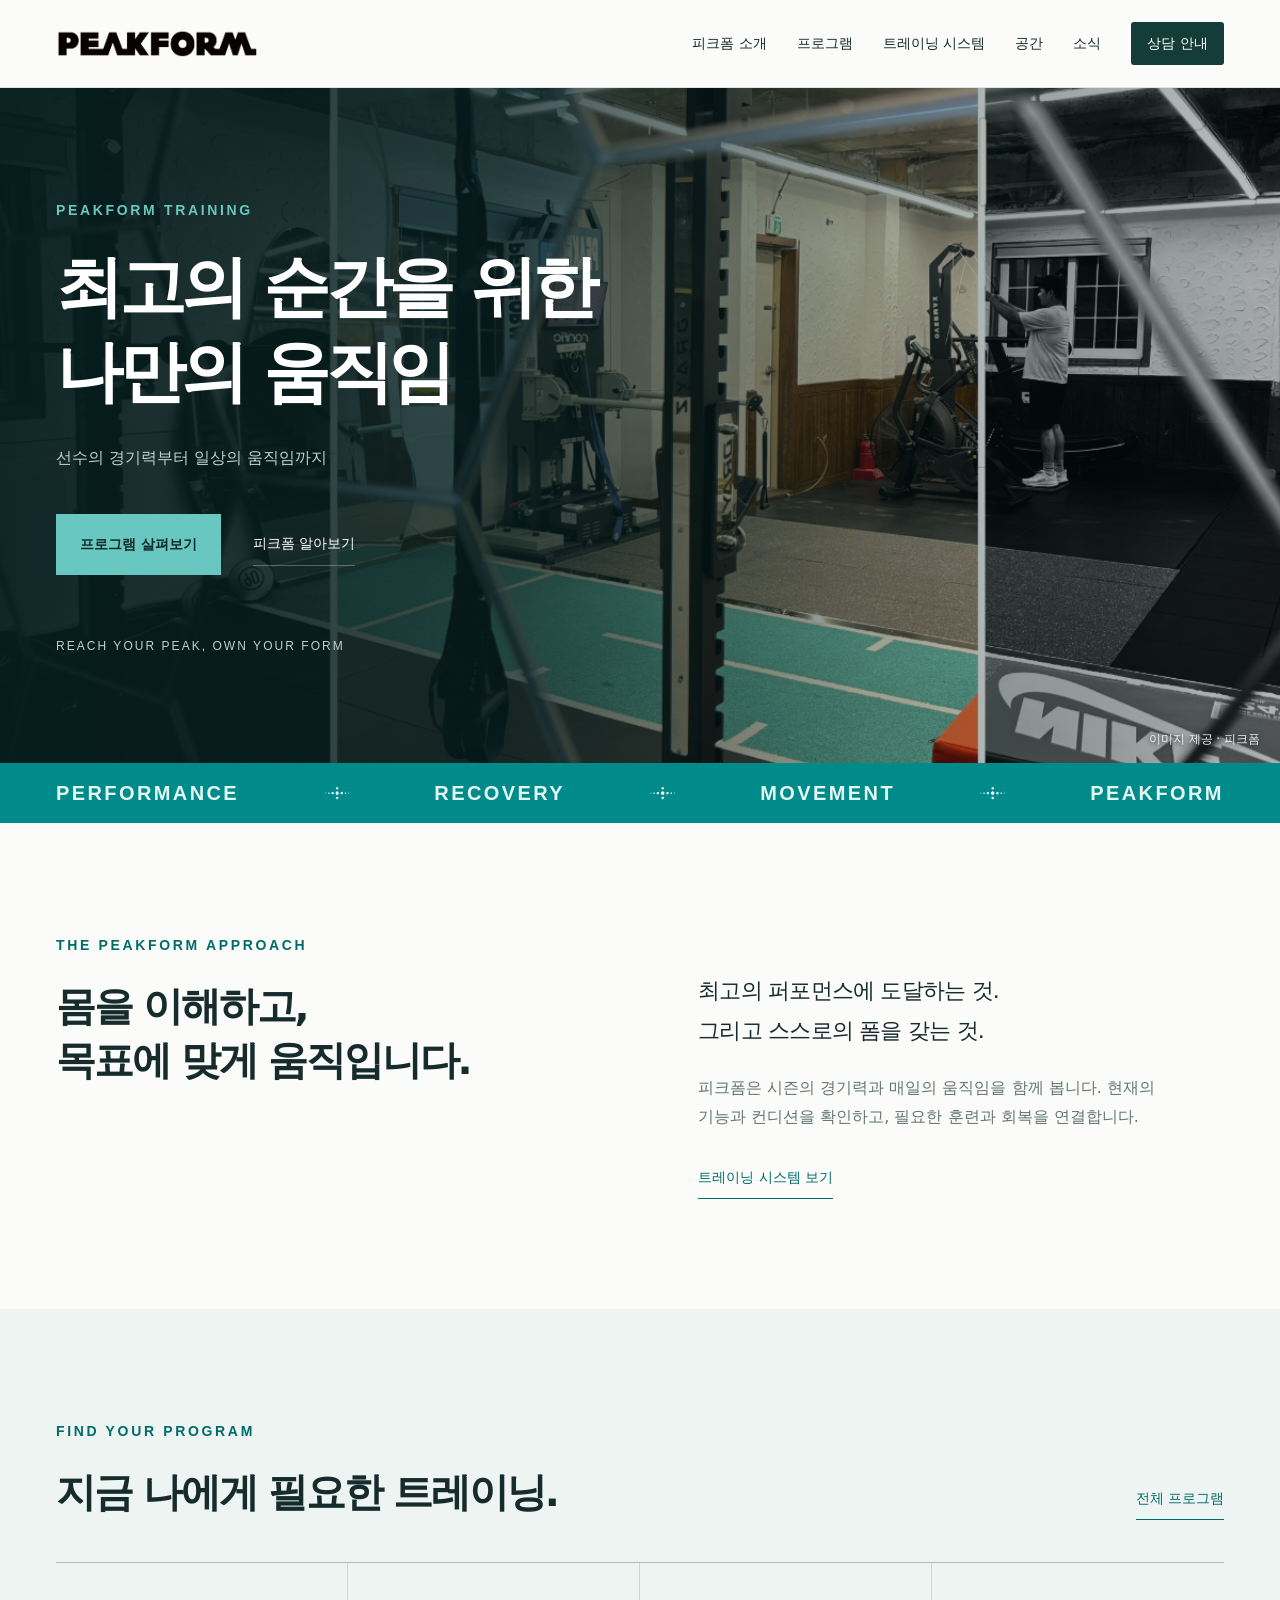
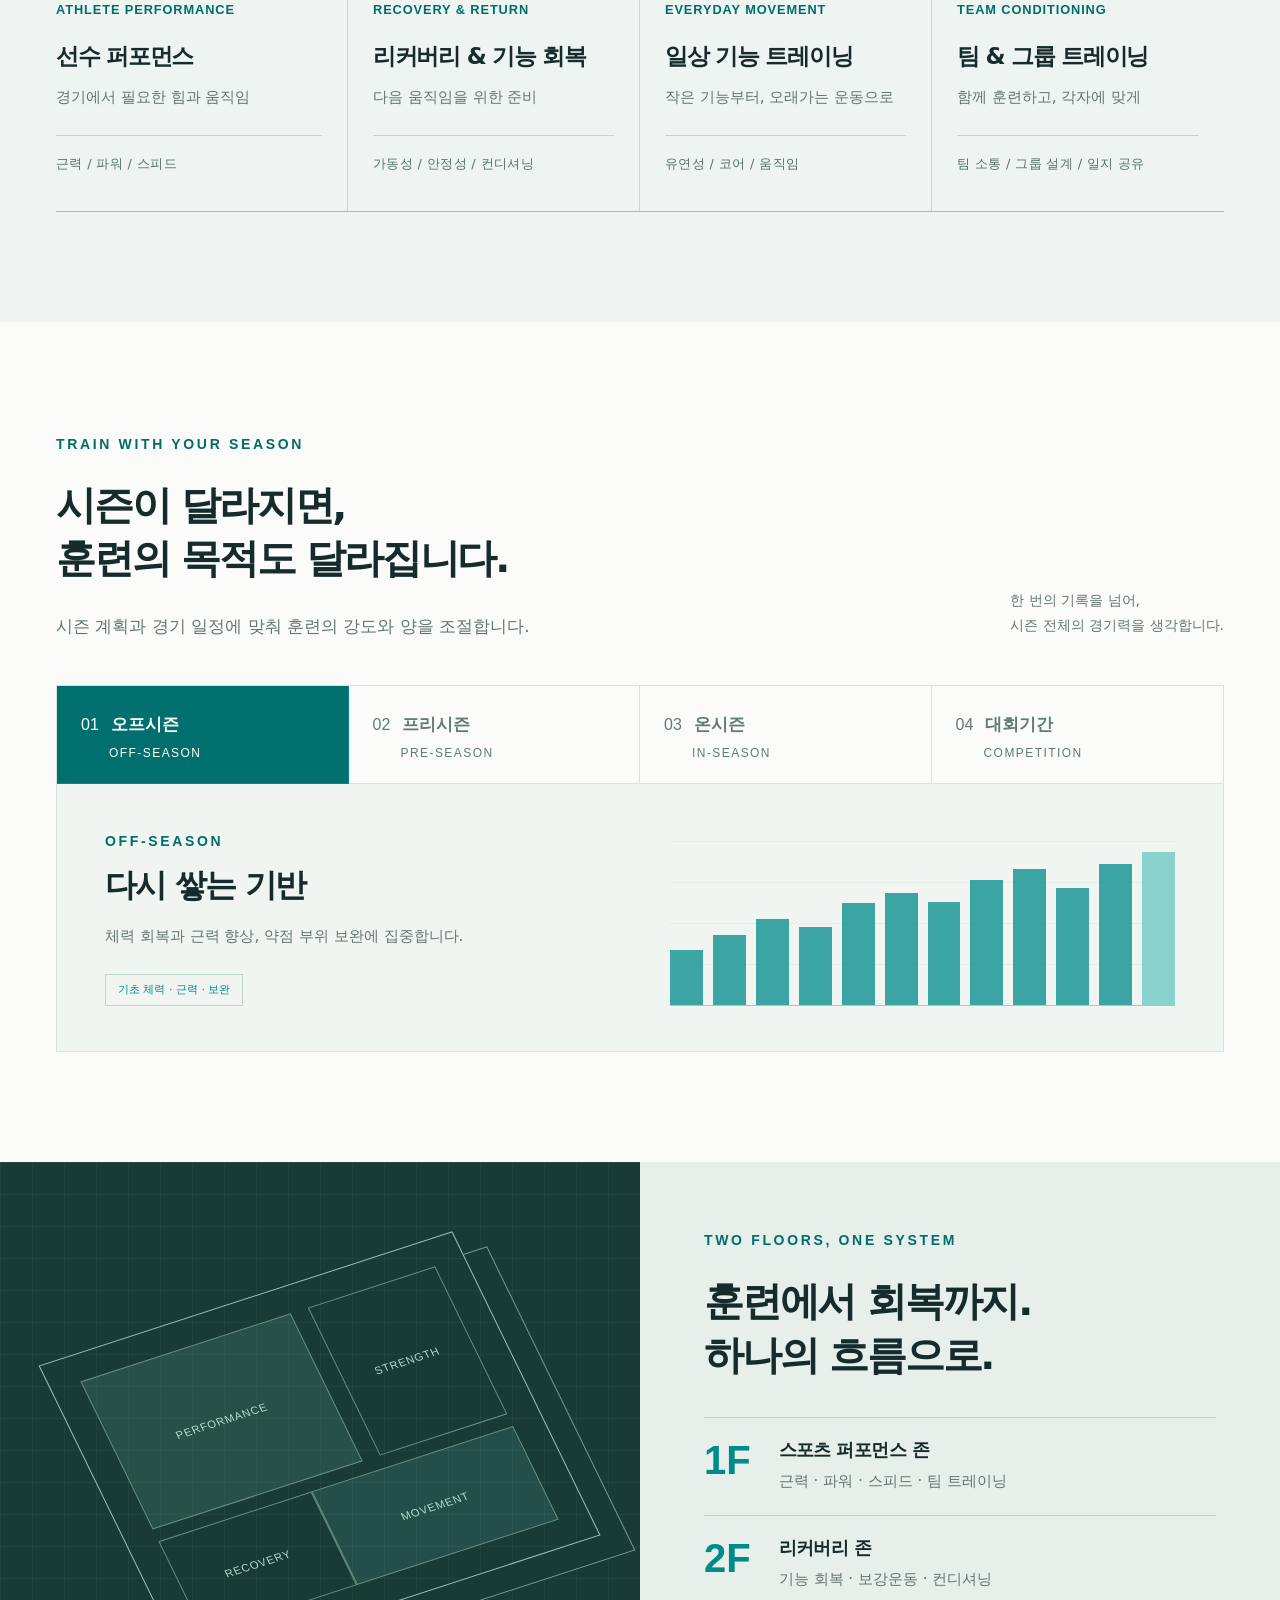
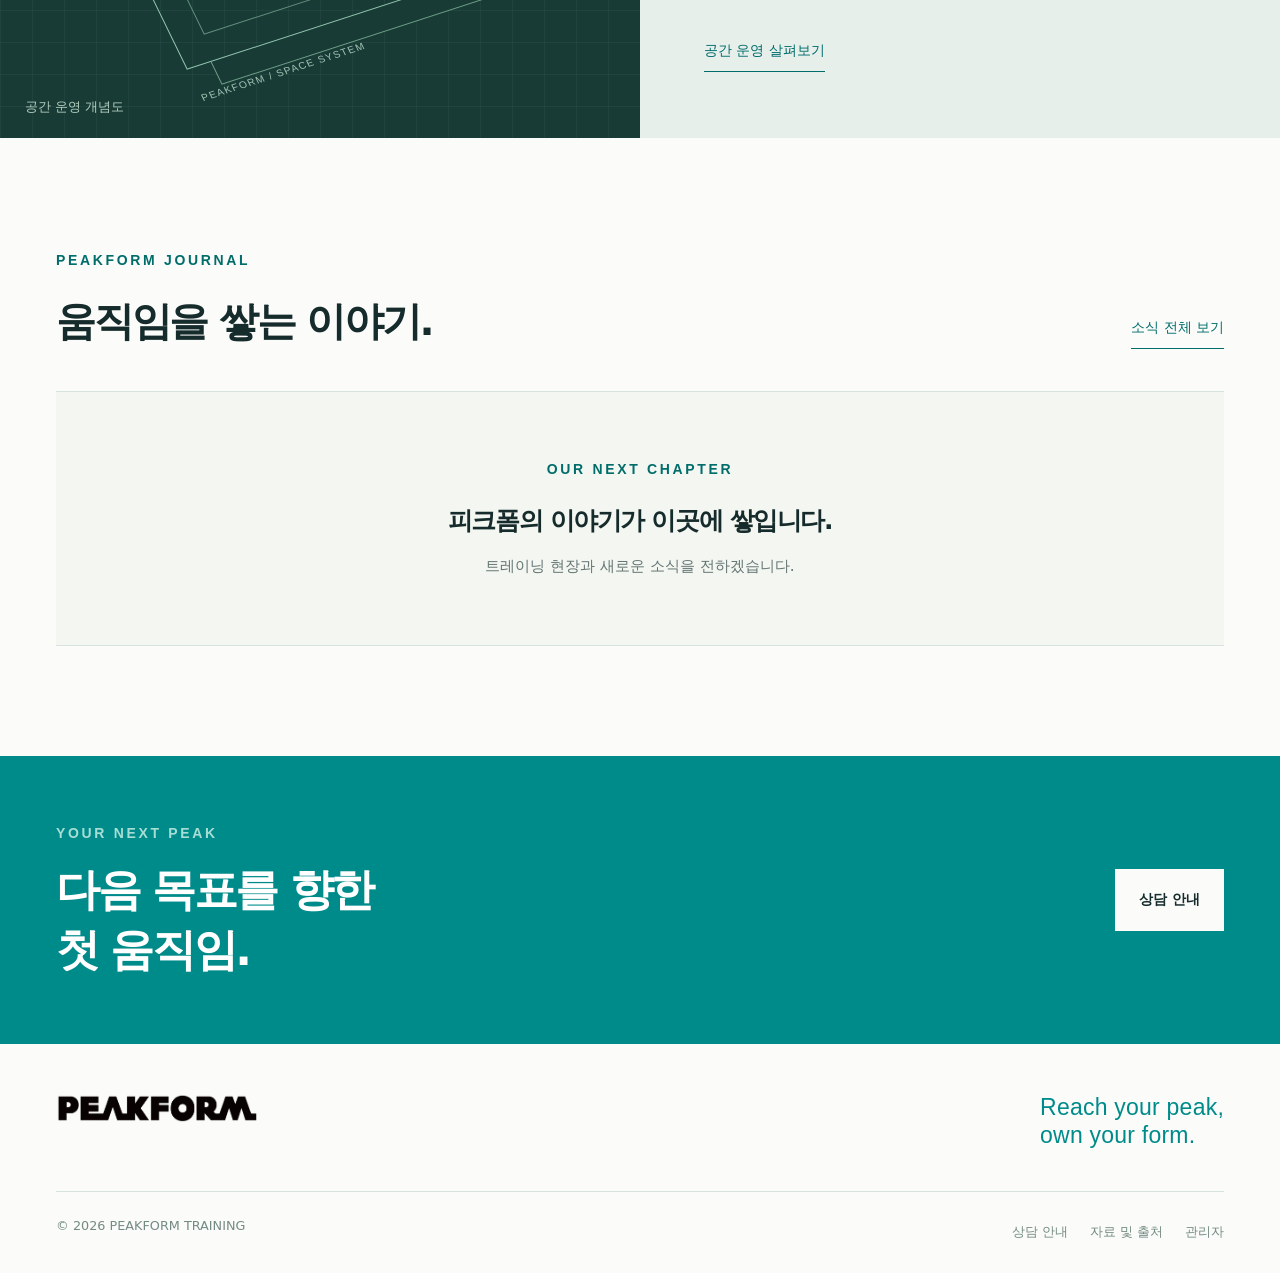
<file: index.html>
<!doctype html><html lang="ko"><head><meta charset="utf-8"><meta name="viewport" content="width=device-width,initial-scale=1"><title>홈 | 피크폼 트레이닝</title><meta name="description" content="선수의 경기력부터 일상의 움직임까지."><meta name="theme-color" content="#008B8B"><meta property="og:title" content="홈 | PEAKFORM"><meta property="og:description" content="선수의 경기력부터 일상의 움직임까지."><meta property="og:type" content="website"><link rel="icon" href="./assets/mark.png"><link rel="stylesheet" href="./styles.css"><script src="./content-config.js" defer></script><script src="./script.js" defer></script></head><body data-root="./"><a class="skip-link" href="#main">본문 바로가기</a><header class="site-header"><div class="shell nav-shell"><a class="logo" href="./index.html" aria-label="피크폼 홈"><img src="./assets/wordmark.png" alt="PEAKFORM" width="1820" height="250"></a><button class="menu-toggle" aria-expanded="false" aria-controls="main-nav" aria-label="메뉴 열기"><span></span><span></span></button><nav id="main-nav" aria-label="주 메뉴"><a href="./about.html">피크폼 소개</a><a href="./programs.html">프로그램</a><a href="./system.html">트레이닝 시스템</a><a href="./space.html">공간</a><a href="./news/">소식</a><a href="./contact.html">상담 안내</a></nav></div></header><main id="main"><section class="hero"><img class="hero-image" src="./assets/peakform-hero.jpg" alt="" width="1200" height="1800" fetchpriority="high"><div class="hero-shade"></div><div class="shell hero-content"><p class="eyebrow">PEAKFORM TRAINING</p><h1 data-setting="heroTitle">최고의 순간을 위한,<br>나만의 움직임.</h1><p class="hero-desc" data-setting="heroDescription">선수의 경기력부터 일상의 움직임까지.<br>시즌과 몸의 상태를 함께 살피는 피크폼 트레이닝 시스템.</p><div class="hero-actions"><a class="button mint" href="./programs.html">프로그램 살펴보기</a><a class="text-link" href="./about.html">피크폼 알아보기</a></div><div class="hero-bottom"><span>REACH YOUR PEAK, OWN YOUR FORM</span></div></div><span class="image-credit">이미지 제공 · 피크폼</span></section><div class="discipline-strip"><div class="shell"><span>PERFORMANCE</span><img src="./assets/mark.png" alt="" width="32" height="17"><span>RECOVERY</span><img src="./assets/mark.png" alt="" width="32" height="17"><span>MOVEMENT</span><img src="./assets/mark.png" alt="" width="32" height="17"><span>PEAKFORM</span></div></div><section class="section shell approach" id="approach"><div><div class="section-heading"><p class="eyebrow">THE PEAKFORM APPROACH</p><h2>몸을 이해하고,<br>목표에 맞게 움직입니다.</h2></div></div><div class="approach-copy"><p>최고의 퍼포먼스에 도달하는 것.<br>그리고 스스로의 폼을 갖는 것.</p><p>피크폼은 시즌의 경기력과 매일의 움직임을 함께 봅니다. 현재의 기능과 컨디션을 확인하고, 필요한 훈련과 회복을 연결합니다.</p><a class="text-link dark" href="./system.html">트레이닝 시스템 보기</a></div></section><section class="section program-section"><div class="shell"><div class="section-title-row"><div class="section-heading"><p class="eyebrow">FIND YOUR PROGRAM</p><h2>지금 나에게 필요한 트레이닝.</h2></div><a class="text-link dark" href="./programs.html">전체 프로그램</a></div><div class="program-grid"><a class="program-card" href="./programs.html#01"><p class="eyebrow">ATHLETE PERFORMANCE</p><h3>선수 퍼포먼스</h3><p>경기에서 필요한 힘과 움직임</p><div class="card-tags">근력 / 파워 / 스피드</div></a><a class="program-card" href="./programs.html#02"><p class="eyebrow">RECOVERY & RETURN</p><h3>리커버리 & 기능 회복</h3><p>다음 움직임을 위한 준비</p><div class="card-tags">가동성 / 안정성 / 컨디셔닝</div></a><a class="program-card" href="./programs.html#03"><p class="eyebrow">EVERYDAY MOVEMENT</p><h3>일상 기능 트레이닝</h3><p>작은 기능부터, 오래가는 운동으로</p><div class="card-tags">유연성 / 코어 / 움직임</div></a><a class="program-card" href="./programs.html#04"><p class="eyebrow">TEAM CONDITIONING</p><h3>팀 & 그룹 트레이닝</h3><p>함께 훈련하고, 각자에 맞게</p><div class="card-tags">팀 소통 / 그룹 설계 / 일지 공유</div></a></div></div></section><section class="section shell"><div class="section-title-row"><div class="section-heading"><p class="eyebrow">TRAIN WITH YOUR SEASON</p><h2>시즌이 달라지면,<br>훈련의 목적도 달라집니다.</h2><p class="intro">시즌 계획과 경기 일정에 맞춰 훈련의 강도와 양을 조절합니다.</p></div><p class="side-note">한 번의 기록을 넘어,<br>시즌 전체의 경기력을 생각합니다.</p></div><div class="season-widget"><div class="season-tabs" role="tablist" aria-label="시즌별 훈련"><button role="tab" id="season-tab-0" aria-selected="true" aria-controls="season-panel" data-season="0" tabindex="0"><span>01</span>오프시즌<small>OFF-SEASON</small></button><button role="tab" id="season-tab-1" aria-selected="false" aria-controls="season-panel" data-season="1" tabindex="-1"><span>02</span>프리시즌<small>PRE-SEASON</small></button><button role="tab" id="season-tab-2" aria-selected="false" aria-controls="season-panel" data-season="2" tabindex="-1"><span>03</span>온시즌<small>IN-SEASON</small></button><button role="tab" id="season-tab-3" aria-selected="false" aria-controls="season-panel" data-season="3" tabindex="-1"><span>04</span>대회기간<small>COMPETITION</small></button></div><div class="season-panel" id="season-panel" role="tabpanel" tabindex="0" aria-labelledby="season-tab-0"><div><p class="eyebrow" id="season-en">OFF-SEASON</p><h3 id="season-title">다시 쌓는 기반</h3><p id="season-desc">체력 회복과 근력 향상, 약점 부위 보완에 집중합니다.</p><span class="pill" id="season-tags">기초 체력 · 근력 · 보완</span></div><div class="season-visual" aria-hidden="true"><span></span><span></span><span></span><span></span><span></span><span></span><span></span><span></span><span></span><span></span><span></span><span></span></div></div></div></section><section class="space-preview"><div class="space-art"><div class="floor-drawing" aria-hidden="true"><span class="zone a">PERFORMANCE</span><span class="zone b">STRENGTH</span><span class="zone c">RECOVERY</span><span class="zone d">MOVEMENT</span><span class="drawing-axis">PEAKFORM / SPACE SYSTEM</span></div><span class="art-caption">공간 운영 개념도</span></div><div class="space-copy"><div class="section-heading"><p class="eyebrow">TWO FLOORS, ONE SYSTEM</p><h2>훈련에서 회복까지.<br>하나의 흐름으로.</h2></div><div class="floor-row"><strong>1F</strong><div><h3>스포츠 퍼포먼스 존</h3><p>근력 · 파워 · 스피드 · 팀 트레이닝</p></div></div><div class="floor-row"><strong>2F</strong><div><h3>리커버리 존</h3><p>기능 회복 · 보강운동 · 컨디셔닝</p></div></div><a class="text-link dark" href="./space.html">공간 운영 살펴보기</a></div></section><section class="section shell coach-section" data-coach hidden></section><section class="section shell"><div class="section-title-row"><div class="section-heading"><p class="eyebrow">PEAKFORM JOURNAL</p><h2>움직임을 쌓는 이야기.</h2></div><a class="text-link dark" href="./news/">소식 전체 보기</a></div><div data-feed data-limit="3" class="journal-grid"><div class="journal-empty"><p class="eyebrow">OUR NEXT CHAPTER</p><h3>피크폼의 이야기가 이곳에 쌓입니다.</h3><p>트레이닝 현장과 새로운 소식을 전하겠습니다.</p></div></div></section></main><section class="bottom-cta"><div class="shell"><div><p class="eyebrow">YOUR NEXT PEAK</p><h2>다음 목표를 향한<br>첫 움직임.</h2></div><a class="button light" href="./contact.html">상담 안내</a></div></section><footer class="site-footer shell"><div class="footer-top"><a class="logo" href="./index.html"><img src="./assets/wordmark.png" alt="PEAKFORM" width="1820" height="250" loading="lazy"></a><p>Reach your peak,<br>own your form.</p></div><div class="footer-bottom"><span>© <span data-year>2026</span> PEAKFORM TRAINING</span><div><a href="./contact.html">상담 안내</a><a href="./sources.html">자료 및 출처</a><a href="./admin/">관리자</a></div></div></footer><dialog id="image-dialog"><button type="button" aria-label="이미지 닫기">닫기 ×</button><img alt=""></dialog></body></html>
</file>
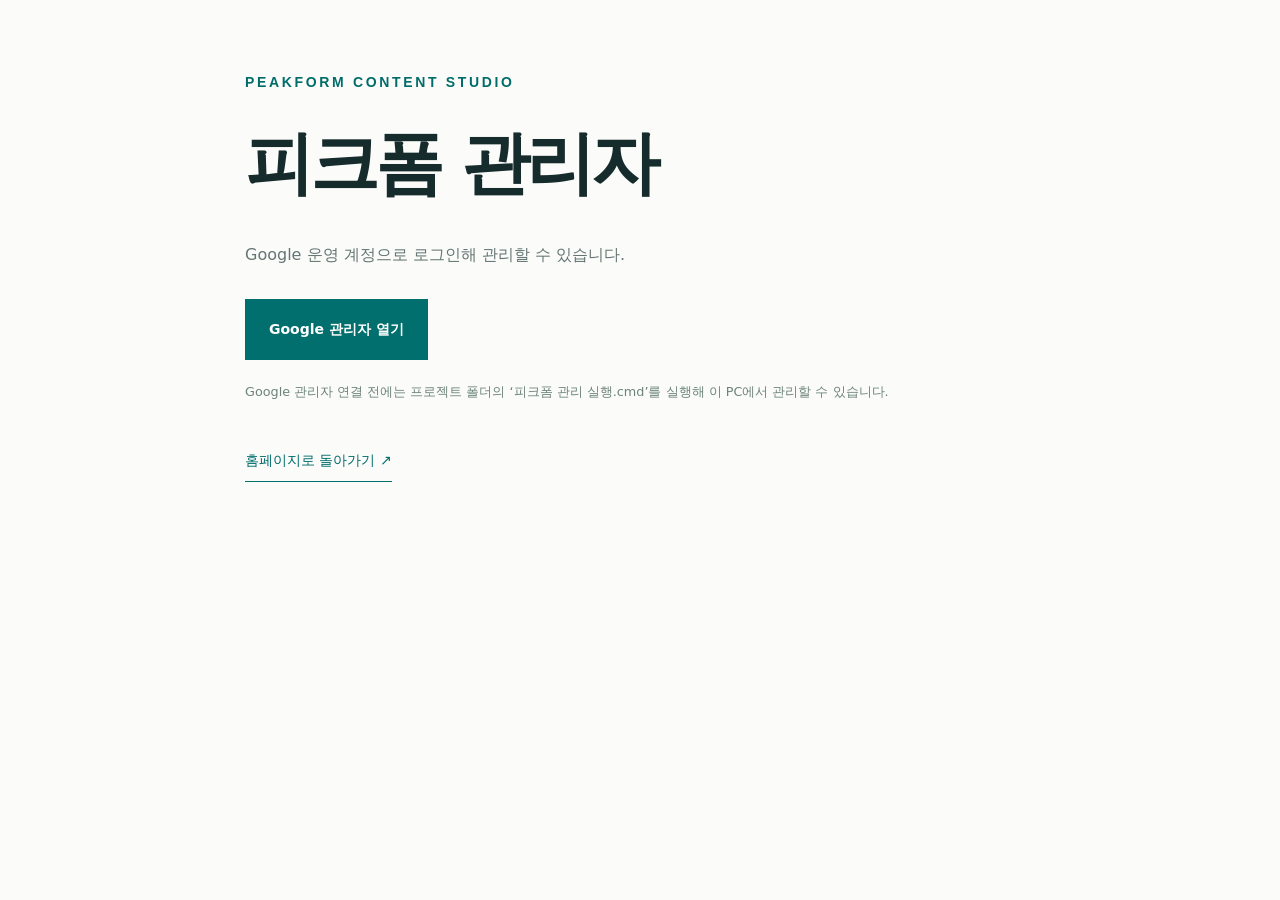
<file: admin/index.html>
<!doctype html><html lang="ko"><head><meta charset="utf-8"><meta name="viewport" content="width=device-width,initial-scale=1"><meta name="robots" content="noindex,nofollow"><title>피크폼 관리자</title><link rel="stylesheet" href="../styles.css"><script src="admin-config.js" defer></script><script src="admin.js" defer></script></head><body><main class="article-shell"><p class="eyebrow">PEAKFORM CONTENT STUDIO</p><h1>피크폼 관리자</h1><p style="margin-top:30px" id="admin-status">관리자 연결을 확인하고 있습니다.</p><div id="admin-link" style="margin-top:30px"></div><p class="fine-print">Google 관리자 연결 전에는 프로젝트 폴더의 ‘피크폼 관리 실행.cmd’를 실행해 이 PC에서 관리할 수 있습니다.</p><p style="margin-top:35px"><a class="text-link dark" href="../index.html">홈페이지로 돌아가기 ↗</a></p></main></body></html>
</file>
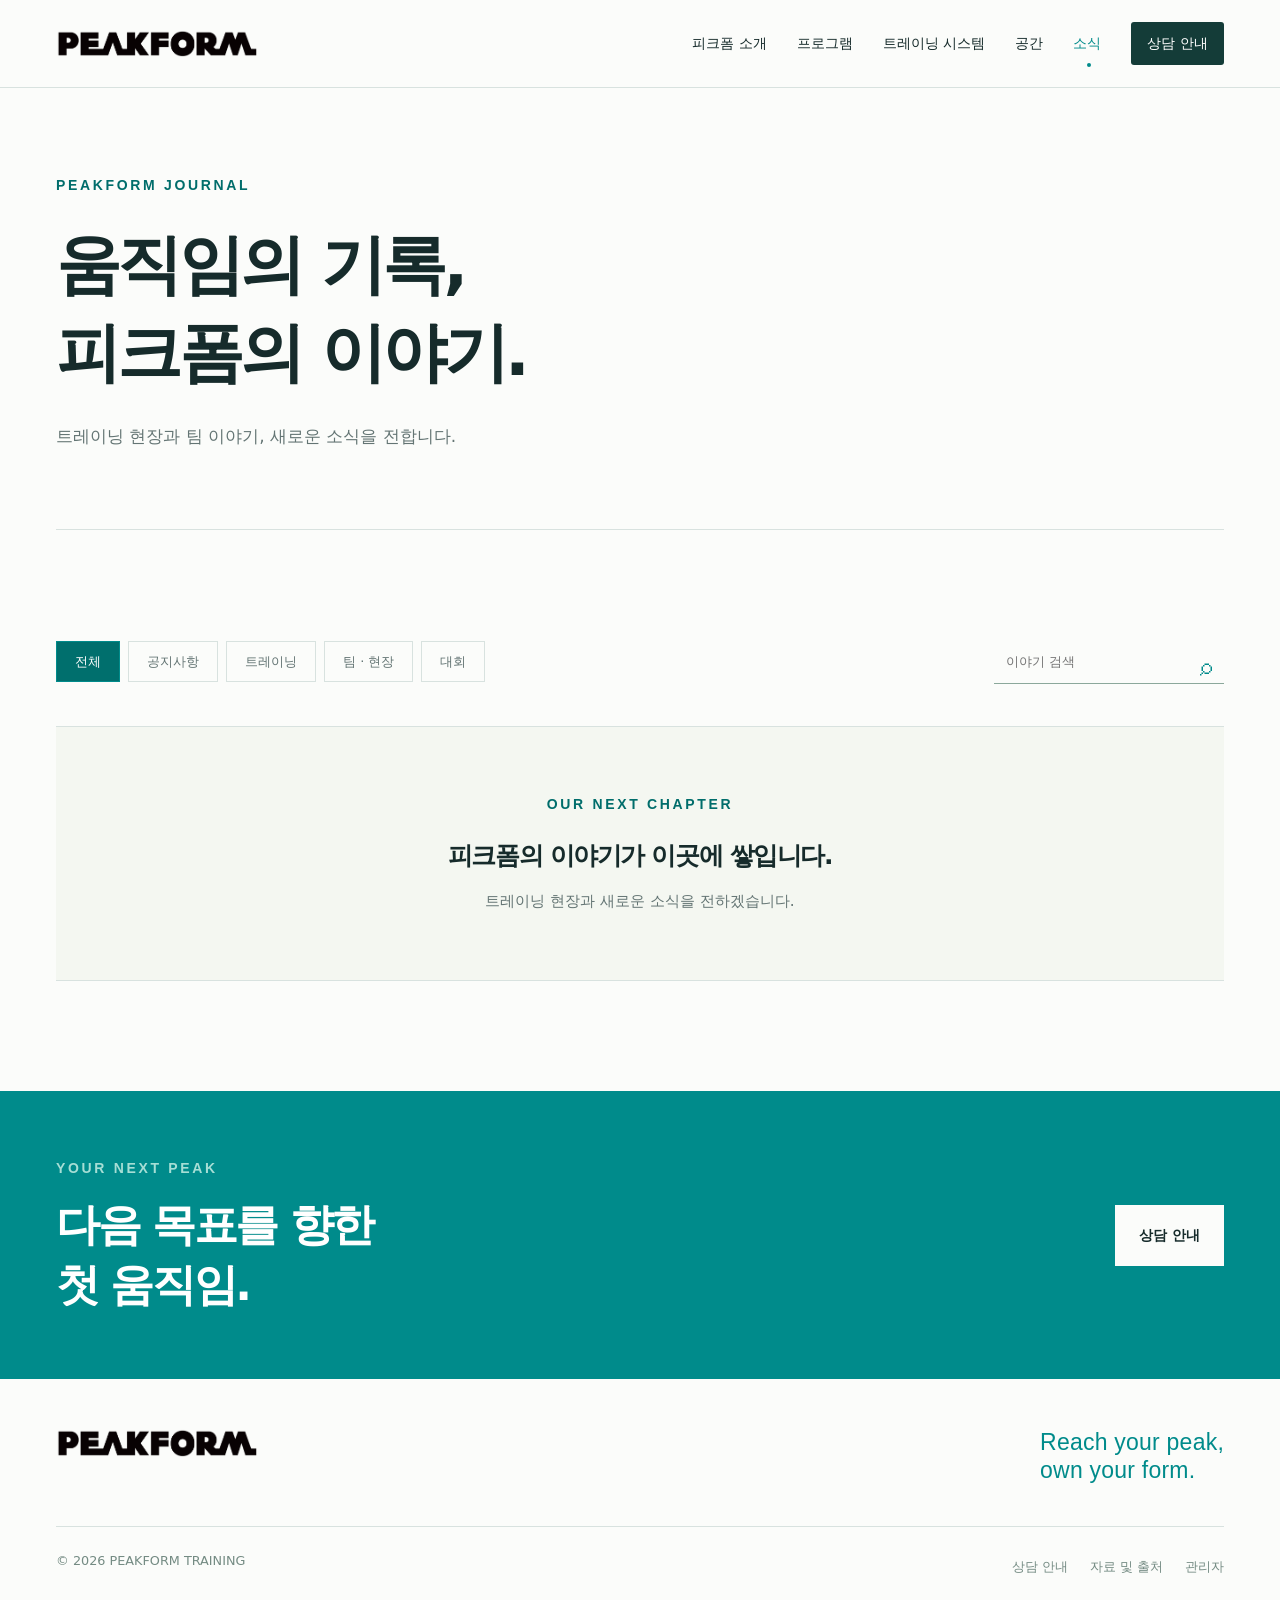
<file: news/index.html>
<!doctype html><html lang="ko"><head><meta charset="utf-8"><meta name="viewport" content="width=device-width,initial-scale=1"><title>피크폼 소식 | 피크폼 트레이닝</title><meta name="description" content="트레이닝 현장과 피크폼 소식."><meta name="theme-color" content="#008B8B"><meta property="og:title" content="피크폼 소식 | PEAKFORM"><meta property="og:description" content="트레이닝 현장과 피크폼 소식."><meta property="og:type" content="website"><link rel="icon" href="../assets/mark.png"><link rel="stylesheet" href="../styles.css"><script src="../content-config.js" defer></script><script src="../script.js" defer></script></head><body data-root="../"><a class="skip-link" href="#main">본문 바로가기</a><header class="site-header"><div class="shell nav-shell"><a class="logo" href="../index.html" aria-label="피크폼 홈"><img src="../assets/wordmark.png" alt="PEAKFORM" width="1820" height="250"></a><button class="menu-toggle" aria-expanded="false" aria-controls="main-nav" aria-label="메뉴 열기"><span></span><span></span></button><nav id="main-nav" aria-label="주 메뉴"><a href="../about.html">피크폼 소개</a><a href="../programs.html">프로그램</a><a href="../system.html">트레이닝 시스템</a><a href="../space.html">공간</a><a href="../news/" aria-current="page">소식</a><a href="../contact.html">상담 안내</a></nav></div></header><main id="main"><section class="page-head shell"><p class="eyebrow">PEAKFORM JOURNAL</p><h1>움직임의 기록,<br>피크폼의 이야기.</h1><p class="intro">트레이닝 현장과 팀 이야기, 새로운 소식을 전합니다.</p></section><section class="section shell journal-section"><div class="journal-toolbar"><div class="filter-tabs" role="group" aria-label="소식 분류"><button data-filter="all" aria-pressed="true" class="active">전체</button><button data-filter="notice" aria-pressed="false" class="">공지사항</button><button data-filter="class" aria-pressed="false" class="">트레이닝</button><button data-filter="event" aria-pressed="false" class="">팀 · 현장</button><button data-filter="competition" aria-pressed="false" class="">대회</button></div><label class="search-field"><span class="sr-only">소식 검색</span><input type="search" placeholder="이야기 검색" data-search><span aria-hidden="true">⌕</span></label></div><div data-feed class="journal-grid"><div class="journal-empty"><p class="eyebrow">OUR NEXT CHAPTER</p><h2>곧 피크폼의 소식을 전하겠습니다.</h2><p>새로운 트레이닝과 현장 이야기가 이곳에 쌓입니다.</p></div></div></section></main><section class="bottom-cta"><div class="shell"><div><p class="eyebrow">YOUR NEXT PEAK</p><h2>다음 목표를 향한<br>첫 움직임.</h2></div><a class="button light" href="../contact.html">상담 안내</a></div></section><footer class="site-footer shell"><div class="footer-top"><a class="logo" href="../index.html"><img src="../assets/wordmark.png" alt="PEAKFORM" width="1820" height="250" loading="lazy"></a><p>Reach your peak,<br>own your form.</p></div><div class="footer-bottom"><span>© <span data-year>2026</span> PEAKFORM TRAINING</span><div><a href="../contact.html">상담 안내</a><a href="../sources.html">자료 및 출처</a><a href="../admin/">관리자</a></div></div></footer><dialog id="image-dialog"><button type="button" aria-label="이미지 닫기">닫기 ×</button><img alt=""></dialog></body></html>
</file>
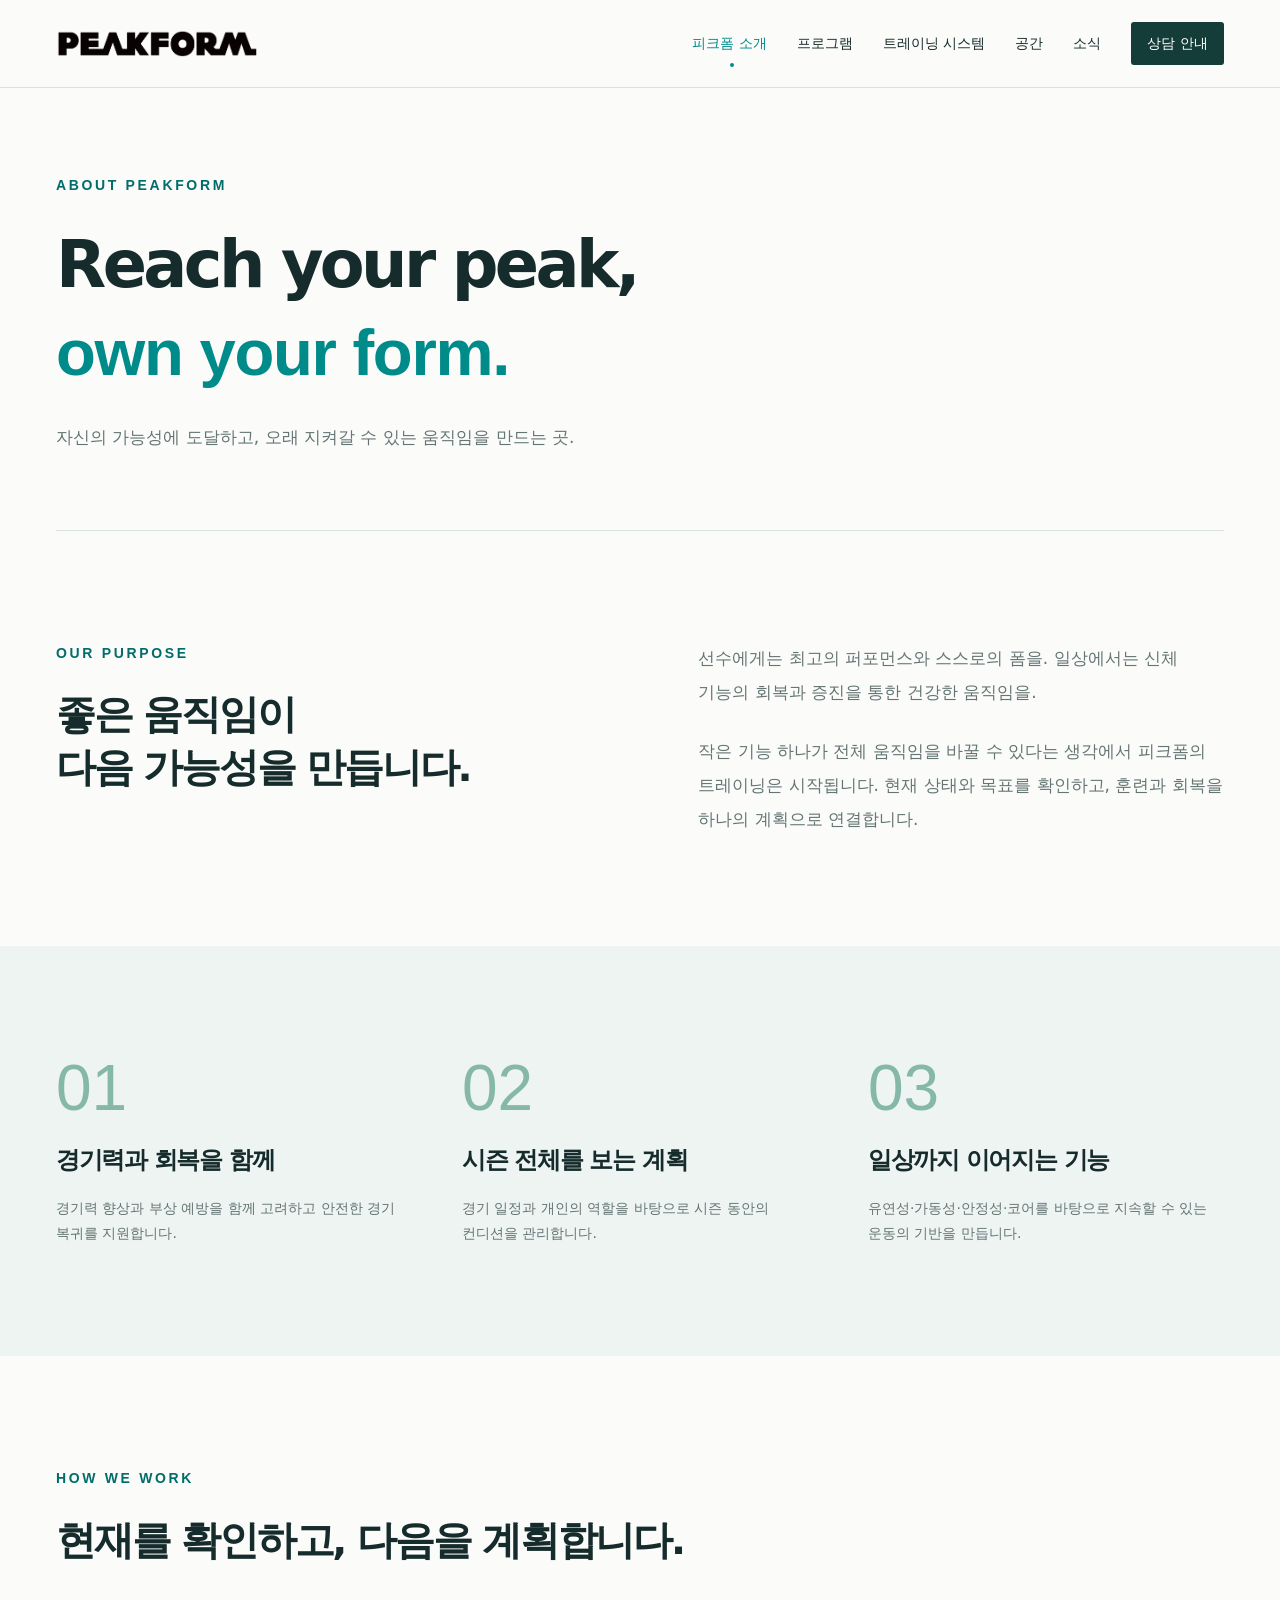
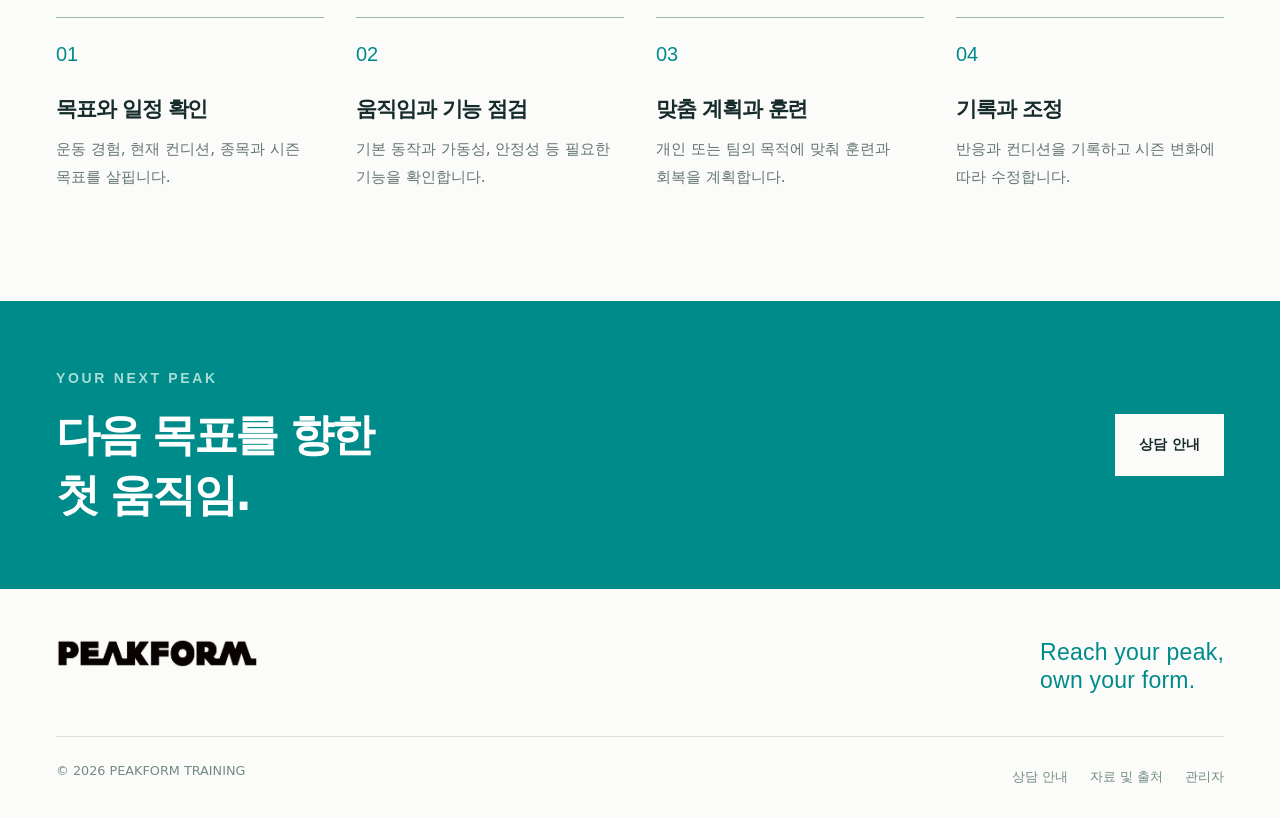
<file: about.html>
<!doctype html><html lang="ko"><head><meta charset="utf-8"><meta name="viewport" content="width=device-width,initial-scale=1"><title>피크폼 소개 | 피크폼 트레이닝</title><meta name="description" content="피크폼의 운영 목적과 트레이닝 방향."><meta name="theme-color" content="#008B8B"><meta property="og:title" content="피크폼 소개 | PEAKFORM"><meta property="og:description" content="피크폼의 운영 목적과 트레이닝 방향."><meta property="og:type" content="website"><link rel="icon" href="./assets/mark.png"><link rel="stylesheet" href="./styles.css"><script src="./content-config.js" defer></script><script src="./script.js" defer></script></head><body data-root="./"><a class="skip-link" href="#main">본문 바로가기</a><header class="site-header"><div class="shell nav-shell"><a class="logo" href="./index.html" aria-label="피크폼 홈"><img src="./assets/wordmark.png" alt="PEAKFORM" width="1820" height="250"></a><button class="menu-toggle" aria-expanded="false" aria-controls="main-nav" aria-label="메뉴 열기"><span></span><span></span></button><nav id="main-nav" aria-label="주 메뉴"><a href="./about.html" aria-current="page">피크폼 소개</a><a href="./programs.html">프로그램</a><a href="./system.html">트레이닝 시스템</a><a href="./space.html">공간</a><a href="./news/">소식</a><a href="./contact.html">상담 안내</a></nav></div></header><main id="main"><section class="page-head shell"><p class="eyebrow">ABOUT PEAKFORM</p><h1>Reach your peak,<br><em>own your form.</em></h1><p class="intro">자신의 가능성에 도달하고, 오래 지켜갈 수 있는 움직임을 만드는 곳.</p></section><section class="section shell split"><div class="section-heading"><p class="eyebrow">OUR PURPOSE</p><h2>좋은 움직임이<br>다음 가능성을 만듭니다.</h2></div><div class="prose"><p>선수에게는 최고의 퍼포먼스와 스스로의 폼을. 일상에서는 신체 기능의 회복과 증진을 통한 건강한 움직임을.</p><p>작은 기능 하나가 전체 움직임을 바꿀 수 있다는 생각에서 피크폼의 트레이닝은 시작됩니다. 현재 상태와 목표를 확인하고, 훈련과 회복을 하나의 계획으로 연결합니다.</p></div></section><section class="section tinted"><div class="shell value-grid"><article><span class="big-number">01</span><h3>경기력과 회복을 함께</h3><p>경기력 향상과 부상 예방을 함께 고려하고 안전한 경기 복귀를 지원합니다.</p></article><article><span class="big-number">02</span><h3>시즌 전체를 보는 계획</h3><p>경기 일정과 개인의 역할을 바탕으로 시즌 동안의 컨디션을 관리합니다.</p></article><article><span class="big-number">03</span><h3>일상까지 이어지는 기능</h3><p>유연성·가동성·안정성·코어를 바탕으로 지속할 수 있는 운동의 기반을 만듭니다.</p></article></div></section><section class="section shell coach-section" data-coach hidden></section><section class="section shell"><div class="section-heading"><p class="eyebrow">HOW WE WORK</p><h2>현재를 확인하고, 다음을 계획합니다.</h2></div><ol class="process"><li><span>01</span><h3>목표와 일정 확인</h3><p>운동 경험, 현재 컨디션, 종목과 시즌 목표를 살핍니다.</p></li><li><span>02</span><h3>움직임과 기능 점검</h3><p>기본 동작과 가동성, 안정성 등 필요한 기능을 확인합니다.</p></li><li><span>03</span><h3>맞춤 계획과 훈련</h3><p>개인 또는 팀의 목적에 맞춰 훈련과 회복을 계획합니다.</p></li><li><span>04</span><h3>기록과 조정</h3><p>반응과 컨디션을 기록하고 시즌 변화에 따라 수정합니다.</p></li></ol></section></main><section class="bottom-cta"><div class="shell"><div><p class="eyebrow">YOUR NEXT PEAK</p><h2>다음 목표를 향한<br>첫 움직임.</h2></div><a class="button light" href="./contact.html">상담 안내</a></div></section><footer class="site-footer shell"><div class="footer-top"><a class="logo" href="./index.html"><img src="./assets/wordmark.png" alt="PEAKFORM" width="1820" height="250" loading="lazy"></a><p>Reach your peak,<br>own your form.</p></div><div class="footer-bottom"><span>© <span data-year>2026</span> PEAKFORM TRAINING</span><div><a href="./contact.html">상담 안내</a><a href="./sources.html">자료 및 출처</a><a href="./admin/">관리자</a></div></div></footer><dialog id="image-dialog"><button type="button" aria-label="이미지 닫기">닫기 ×</button><img alt=""></dialog></body></html>
</file>
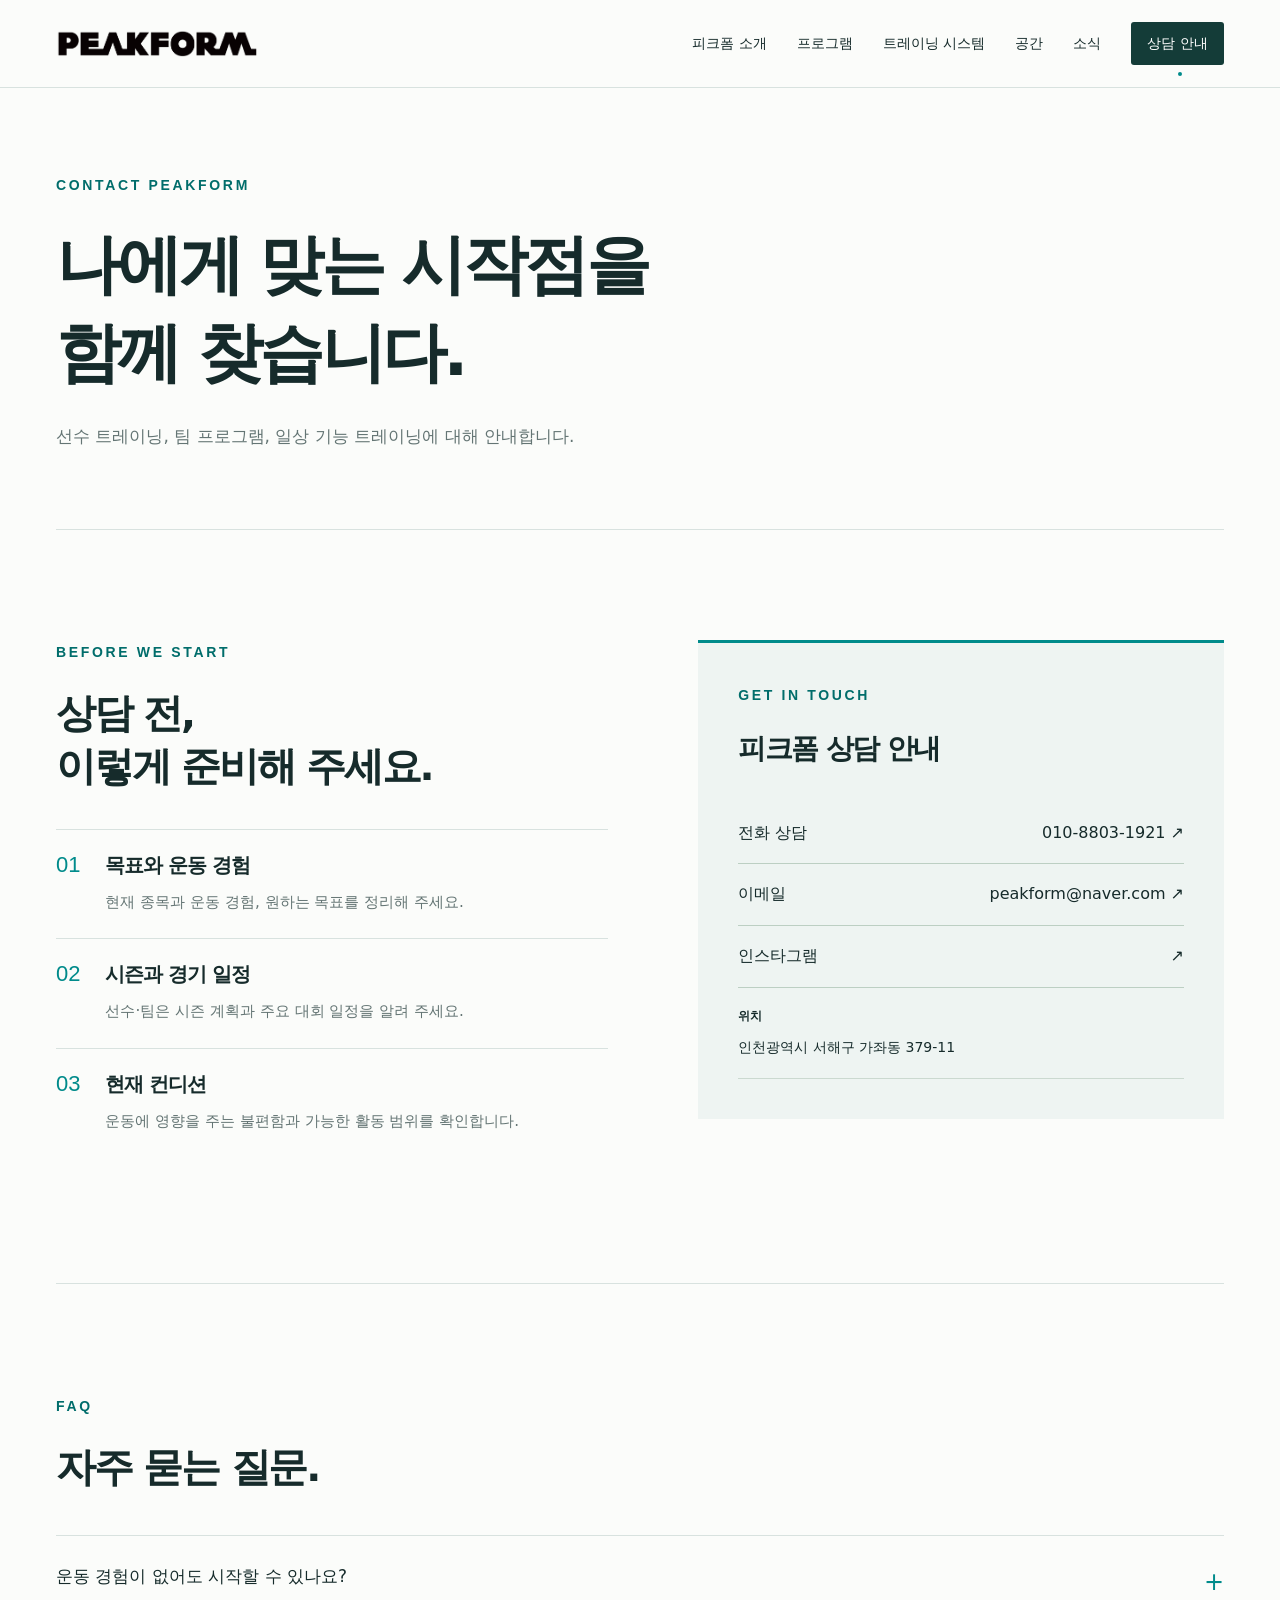
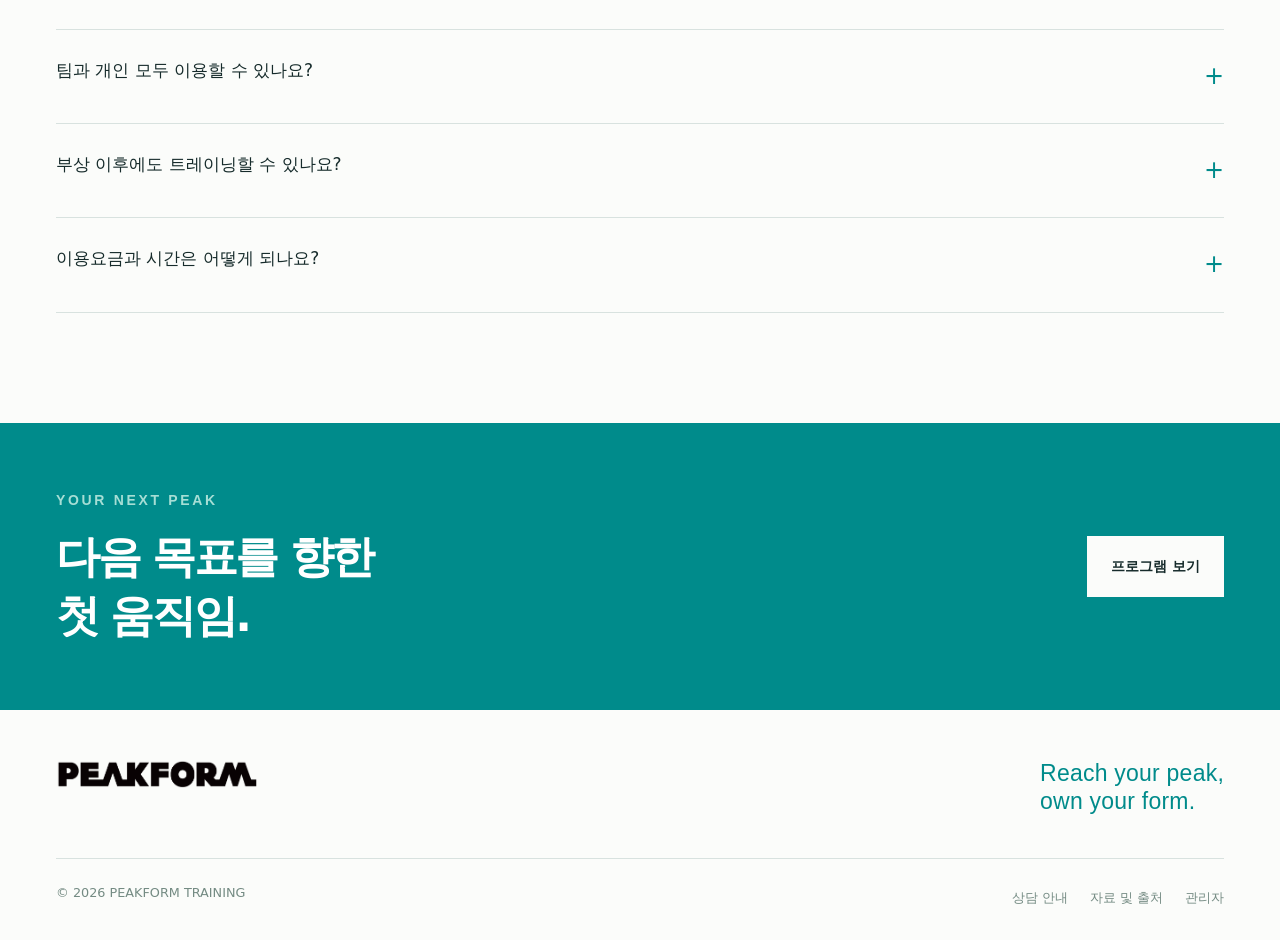
<file: contact.html>
<!doctype html><html lang="ko"><head><meta charset="utf-8"><meta name="viewport" content="width=device-width,initial-scale=1"><title>상담 안내 | 피크폼 트레이닝</title><meta name="description" content="피크폼 상담 안내와 자주 묻는 질문."><meta name="theme-color" content="#008B8B"><meta property="og:title" content="상담 안내 | PEAKFORM"><meta property="og:description" content="피크폼 상담 안내와 자주 묻는 질문."><meta property="og:type" content="website"><link rel="icon" href="./assets/mark.png"><link rel="stylesheet" href="./styles.css"><script src="./content-config.js" defer></script><script src="./script.js" defer></script></head><body data-root="./"><a class="skip-link" href="#main">본문 바로가기</a><header class="site-header"><div class="shell nav-shell"><a class="logo" href="./index.html" aria-label="피크폼 홈"><img src="./assets/wordmark.png" alt="PEAKFORM" width="1820" height="250"></a><button class="menu-toggle" aria-expanded="false" aria-controls="main-nav" aria-label="메뉴 열기"><span></span><span></span></button><nav id="main-nav" aria-label="주 메뉴"><a href="./about.html">피크폼 소개</a><a href="./programs.html">프로그램</a><a href="./system.html">트레이닝 시스템</a><a href="./space.html">공간</a><a href="./news/">소식</a><a href="./contact.html" aria-current="page">상담 안내</a></nav></div></header><main id="main"><section class="page-head shell"><p class="eyebrow">CONTACT PEAKFORM</p><h1>나에게 맞는 시작점을<br>함께 찾습니다.</h1><p class="intro">선수 트레이닝, 팀 프로그램, 일상 기능 트레이닝에 대해 안내합니다.</p></section><section class="section shell split"><div><div class="section-heading"><p class="eyebrow">BEFORE WE START</p><h2>상담 전,<br>이렇게 준비해 주세요.</h2></div><ol class="contact-list"><li><span>01</span><div><h3>목표와 운동 경험</h3><p>현재 종목과 운동 경험, 원하는 목표를 정리해 주세요.</p></div></li><li><span>02</span><div><h3>시즌과 경기 일정</h3><p>선수·팀은 시즌 계획과 주요 대회 일정을 알려 주세요.</p></div></li><li><span>03</span><div><h3>현재 컨디션</h3><p>운동에 영향을 주는 불편함과 가능한 활동 범위를 확인합니다.</p></div></li></ol></div><div class="contact-panel"><p class="eyebrow">GET IN TOUCH</p><h2>피크폼 상담 안내</h2><div data-contact><p>상담 채널을 준비하고 있습니다. 먼저 목표에 맞는 프로그램을 살펴보세요.</p><a href="./programs.html">프로그램 보기</a></div></div></section><section class="section shell faq-section"><div class="section-heading"><p class="eyebrow">FAQ</p><h2>자주 묻는 질문.</h2></div><div class="faqs"><details><summary>운동 경험이 없어도 시작할 수 있나요?<span aria-hidden="true">+</span></summary><p>운동 경험과 현재 상태를 확인한 뒤 기초 움직임부터 계획합니다. 시작 수준은 상담에서 함께 정합니다.</p></details><details><summary>팀과 개인 모두 이용할 수 있나요?<span aria-hidden="true">+</span></summary><p>개인의 역할에 맞춘 선수 트레이닝과 팀·그룹 트레이닝을 안내합니다. 인원과 종목, 일정에 따른 운영 조건은 상담 시 확인합니다.</p></details><details><summary>부상 이후에도 트레이닝할 수 있나요?<span aria-hidden="true">+</span></summary><p>현재 가능한 활동 범위와 의료진의 운동 관련 안내를 먼저 확인합니다. 트레이닝은 의료적 진단이나 치료를 대신하지 않습니다.</p></details><details><summary>이용요금과 시간은 어떻게 되나요?<span aria-hidden="true">+</span></summary><p>트레이닝은 1회 50분입니다. 예약과 이용 조건은 상담 때 안내합니다. <a class="fee-link" data-pricing hidden href="./programs.html#fees">이용요금 보기</a></p></details></div></section></main><section class="bottom-cta"><div class="shell"><div><p class="eyebrow">YOUR NEXT PEAK</p><h2>다음 목표를 향한<br>첫 움직임.</h2></div><a class="button light" href="./programs.html">프로그램 보기</a></div></section><footer class="site-footer shell"><div class="footer-top"><a class="logo" href="./index.html"><img src="./assets/wordmark.png" alt="PEAKFORM" width="1820" height="250" loading="lazy"></a><p>Reach your peak,<br>own your form.</p></div><div class="footer-bottom"><span>© <span data-year>2026</span> PEAKFORM TRAINING</span><div><a href="./contact.html">상담 안내</a><a href="./sources.html">자료 및 출처</a><a href="./admin/">관리자</a></div></div></footer><dialog id="image-dialog"><button type="button" aria-label="이미지 닫기">닫기 ×</button><img alt=""></dialog></body></html>
</file>
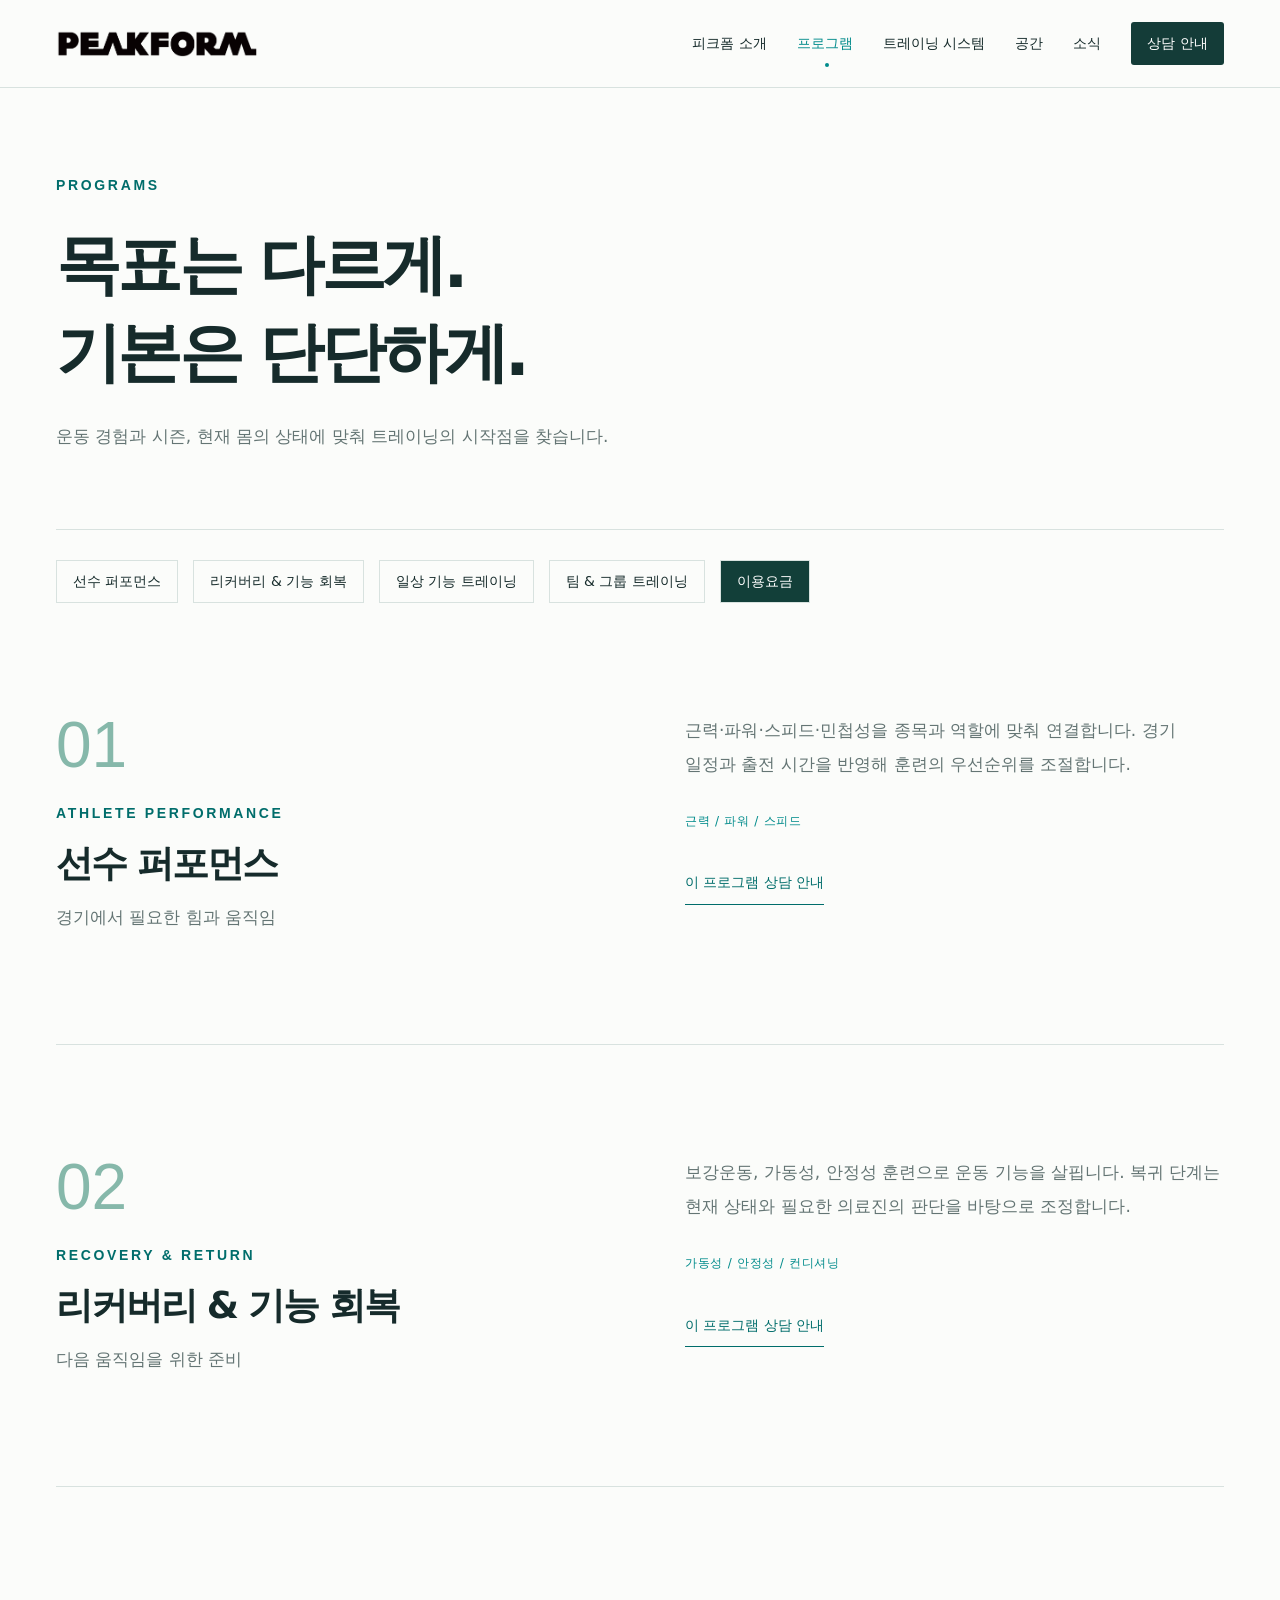
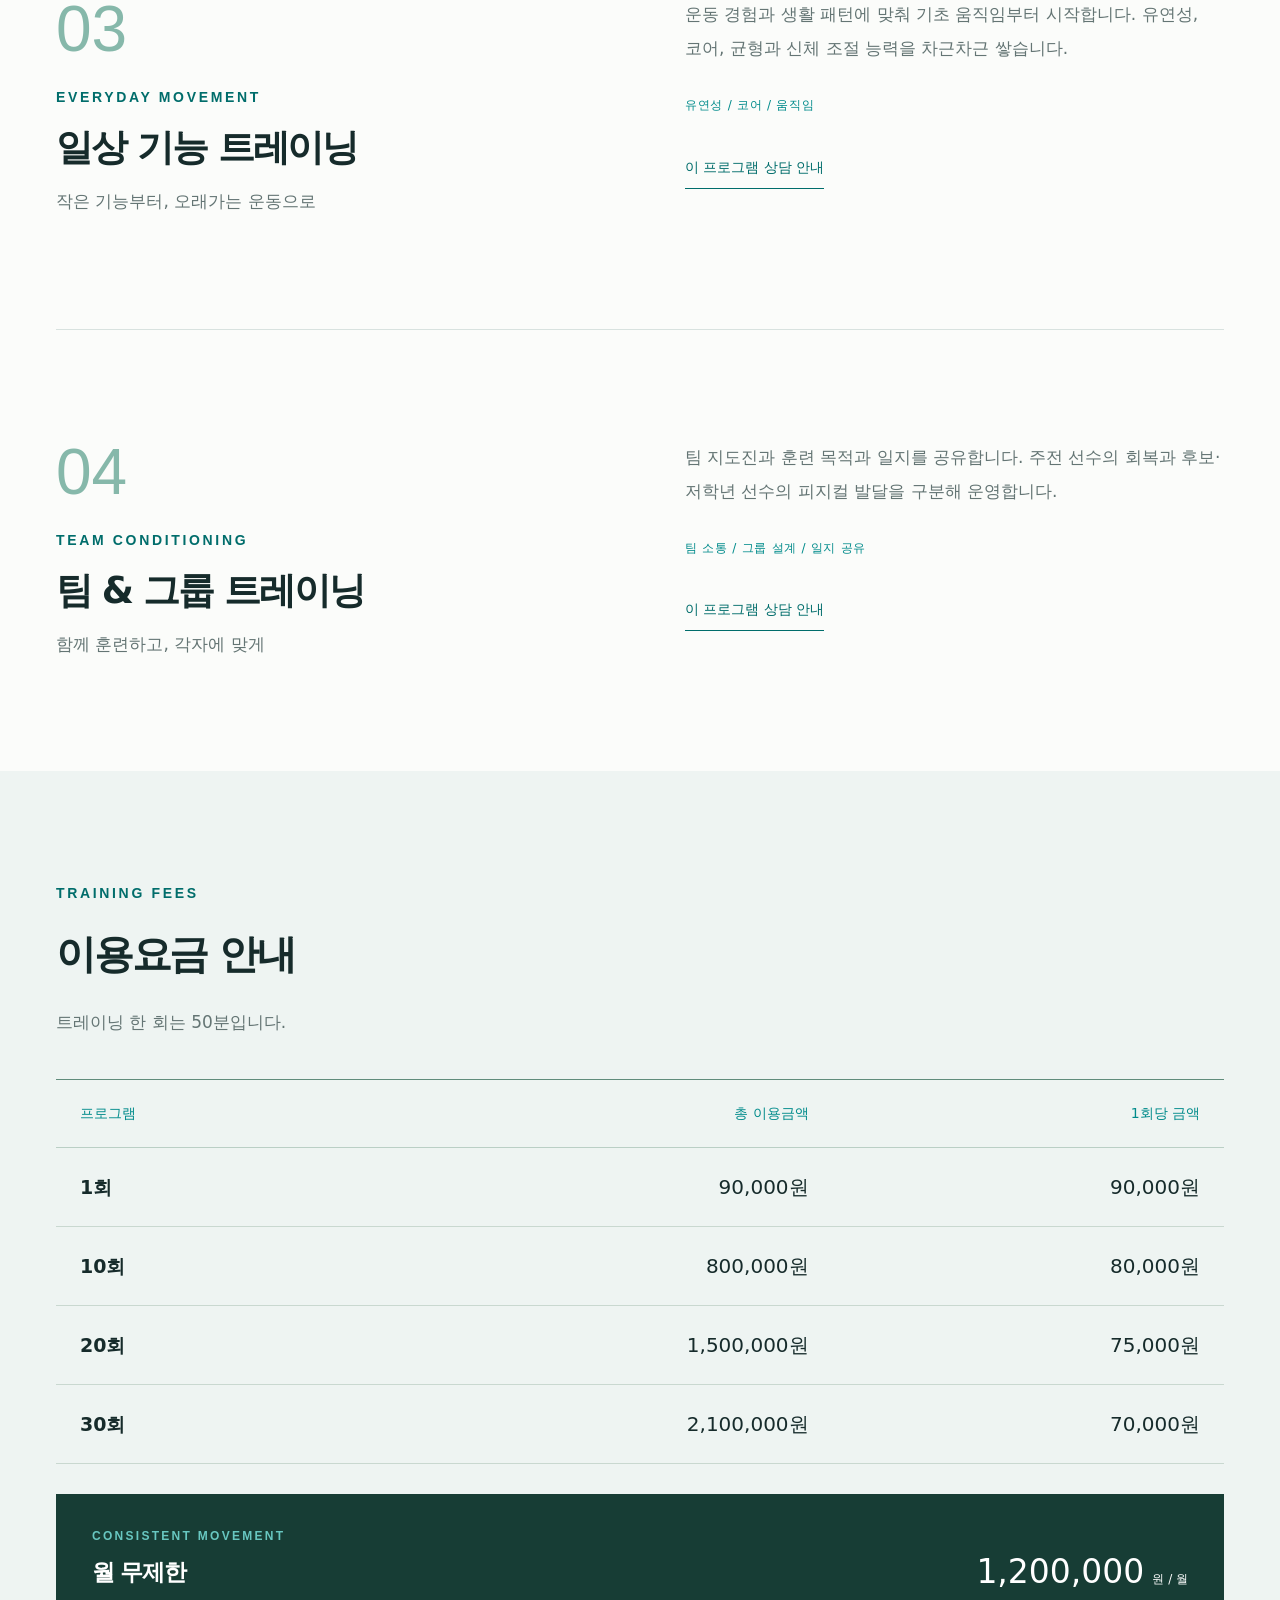
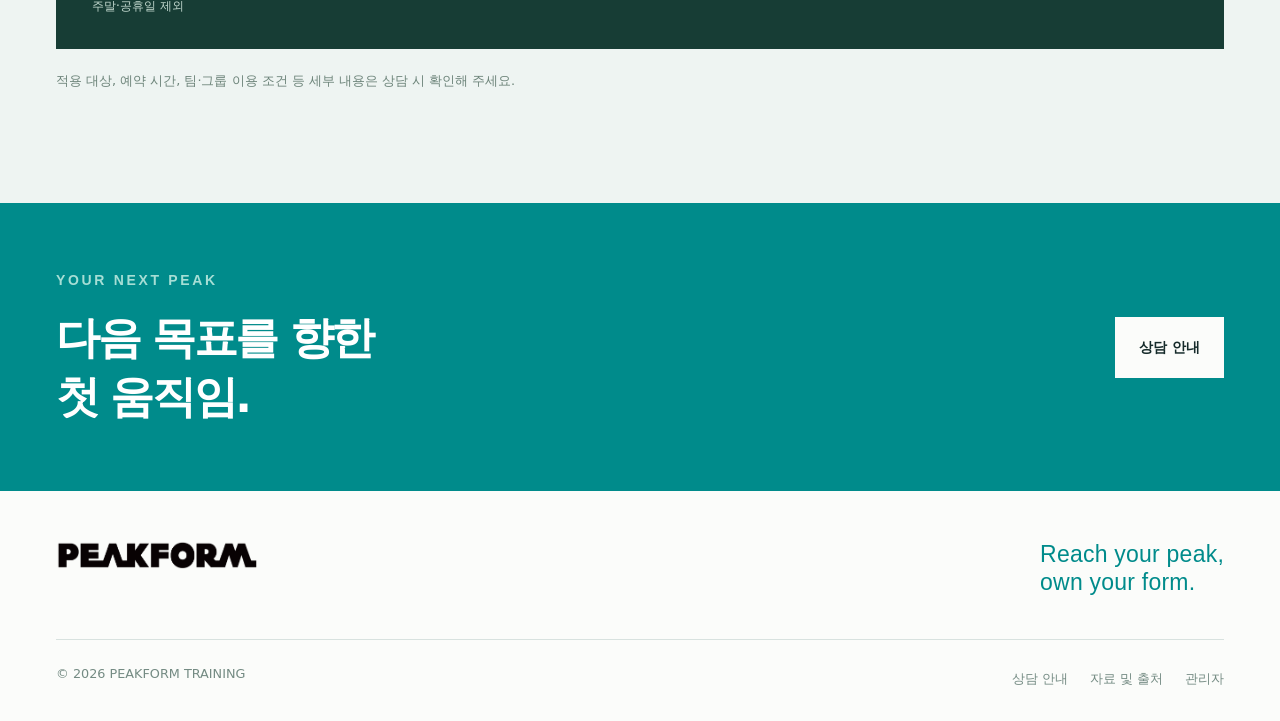
<file: programs.html>
<!doctype html><html lang="ko"><head><meta charset="utf-8"><meta name="viewport" content="width=device-width,initial-scale=1"><title>프로그램 | 피크폼 트레이닝</title><meta name="description" content="피크폼 프로그램과 이용요금."><meta name="theme-color" content="#008B8B"><meta property="og:title" content="프로그램 | PEAKFORM"><meta property="og:description" content="피크폼 프로그램과 이용요금."><meta property="og:type" content="website"><link rel="icon" href="./assets/mark.png"><link rel="stylesheet" href="./styles.css"><script src="./content-config.js" defer></script><script src="./script.js" defer></script></head><body data-root="./"><a class="skip-link" href="#main">본문 바로가기</a><header class="site-header"><div class="shell nav-shell"><a class="logo" href="./index.html" aria-label="피크폼 홈"><img src="./assets/wordmark.png" alt="PEAKFORM" width="1820" height="250"></a><button class="menu-toggle" aria-expanded="false" aria-controls="main-nav" aria-label="메뉴 열기"><span></span><span></span></button><nav id="main-nav" aria-label="주 메뉴"><a href="./about.html">피크폼 소개</a><a href="./programs.html" aria-current="page">프로그램</a><a href="./system.html">트레이닝 시스템</a><a href="./space.html">공간</a><a href="./news/">소식</a><a href="./contact.html">상담 안내</a></nav></div></header><main id="main"><section class="page-head shell"><p class="eyebrow">PROGRAMS</p><h1>목표는 다르게.<br>기본은 단단하게.</h1><p class="intro">운동 경험과 시즌, 현재 몸의 상태에 맞춰 트레이닝의 시작점을 찾습니다.</p></section><div class="shell program-quick"><a href="#01">선수 퍼포먼스</a><a href="#02">리커버리 & 기능 회복</a><a href="#03">일상 기능 트레이닝</a><a href="#04">팀 & 그룹 트레이닝</a><a href="#fees" data-pricing hidden>이용요금</a></div><div class="shell"><section class="program-detail section" id="01"><div><span class="big-number">01</span><p class="eyebrow">ATHLETE PERFORMANCE</p><h2>선수 퍼포먼스</h2><p class="intro">경기에서 필요한 힘과 움직임</p></div><div class="prose"><p>근력·파워·스피드·민첩성을 종목과 역할에 맞춰 연결합니다. 경기 일정과 출전 시간을 반영해 훈련의 우선순위를 조절합니다.</p><div class="detail-tags">근력 / 파워 / 스피드</div><a class="text-link dark" href="./contact.html">이 프로그램 상담 안내</a></div></section><section class="program-detail section" id="02"><div><span class="big-number">02</span><p class="eyebrow">RECOVERY & RETURN</p><h2>리커버리 & 기능 회복</h2><p class="intro">다음 움직임을 위한 준비</p></div><div class="prose"><p>보강운동, 가동성, 안정성 훈련으로 운동 기능을 살핍니다. 복귀 단계는 현재 상태와 필요한 의료진의 판단을 바탕으로 조정합니다.</p><div class="detail-tags">가동성 / 안정성 / 컨디셔닝</div><a class="text-link dark" href="./contact.html">이 프로그램 상담 안내</a></div></section><section class="program-detail section" id="03"><div><span class="big-number">03</span><p class="eyebrow">EVERYDAY MOVEMENT</p><h2>일상 기능 트레이닝</h2><p class="intro">작은 기능부터, 오래가는 운동으로</p></div><div class="prose"><p>운동 경험과 생활 패턴에 맞춰 기초 움직임부터 시작합니다. 유연성, 코어, 균형과 신체 조절 능력을 차근차근 쌓습니다.</p><div class="detail-tags">유연성 / 코어 / 움직임</div><a class="text-link dark" href="./contact.html">이 프로그램 상담 안내</a></div></section><section class="program-detail section" id="04"><div><span class="big-number">04</span><p class="eyebrow">TEAM CONDITIONING</p><h2>팀 & 그룹 트레이닝</h2><p class="intro">함께 훈련하고, 각자에 맞게</p></div><div class="prose"><p>팀 지도진과 훈련 목적과 일지를 공유합니다. 주전 선수의 회복과 후보·저학년 선수의 피지컬 발달을 구분해 운영합니다.</p><div class="detail-tags">팀 소통 / 그룹 설계 / 일지 공유</div><a class="text-link dark" href="./contact.html">이 프로그램 상담 안내</a></div></section></div><section id="fees" class="section tinted" data-pricing hidden><div class="shell"><div class="section-heading"><p class="eyebrow">TRAINING FEES</p><h2>이용요금 안내</h2><p class="intro">트레이닝 한 회는 50분입니다.</p></div><div class="price-table-wrap"><table class="price-table"><caption class="sr-only">피크폼 이용요금</caption><thead><tr><th scope="col">프로그램</th><th scope="col">총 이용금액</th><th scope="col">1회당 금액</th></tr></thead><tbody><tr><th scope="row">1회</th><td><span data-setting="price1"></span>원</td><td data-unit="1"></td></tr><tr><th scope="row">10회</th><td><span data-setting="price10"></span>원</td><td data-unit="10"></td></tr><tr><th scope="row">20회</th><td><span data-setting="price20"></span>원</td><td data-unit="20"></td></tr><tr><th scope="row">30회</th><td><span data-setting="price30"></span>원</td><td data-unit="30"></td></tr></tbody></table></div><div class="monthly"><div><p class="eyebrow">CONSISTENT MOVEMENT</p><h3>월 무제한</h3><p>주말·공휴일 제외</p></div><strong><span data-setting="priceMonthly"></span><small>원 / 월</small></strong></div><p class="fine-print">적용 대상, 예약 시간, 팀·그룹 이용 조건 등 세부 내용은 상담 시 확인해 주세요.</p></div></section></main><section class="bottom-cta"><div class="shell"><div><p class="eyebrow">YOUR NEXT PEAK</p><h2>다음 목표를 향한<br>첫 움직임.</h2></div><a class="button light" href="./contact.html">상담 안내</a></div></section><footer class="site-footer shell"><div class="footer-top"><a class="logo" href="./index.html"><img src="./assets/wordmark.png" alt="PEAKFORM" width="1820" height="250" loading="lazy"></a><p>Reach your peak,<br>own your form.</p></div><div class="footer-bottom"><span>© <span data-year>2026</span> PEAKFORM TRAINING</span><div><a href="./contact.html">상담 안내</a><a href="./sources.html">자료 및 출처</a><a href="./admin/">관리자</a></div></div></footer><dialog id="image-dialog"><button type="button" aria-label="이미지 닫기">닫기 ×</button><img alt=""></dialog></body></html>
</file>
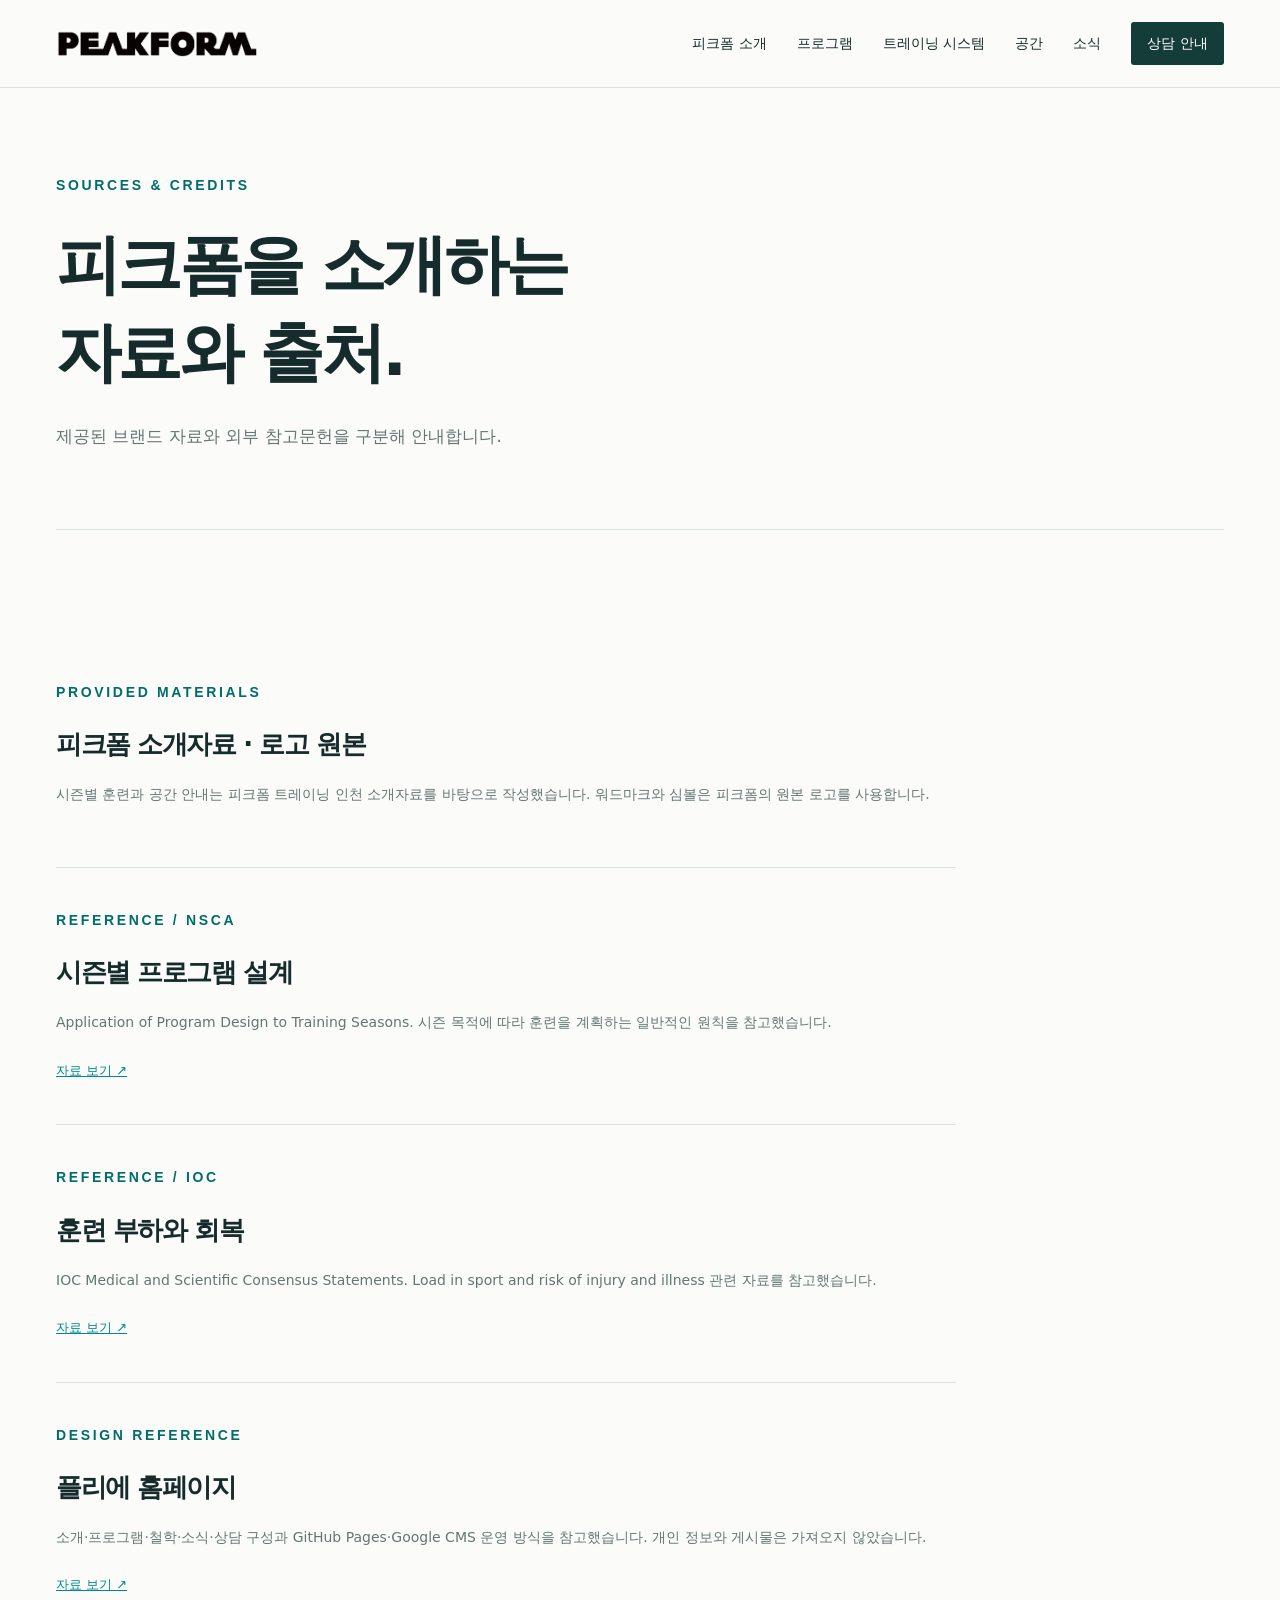
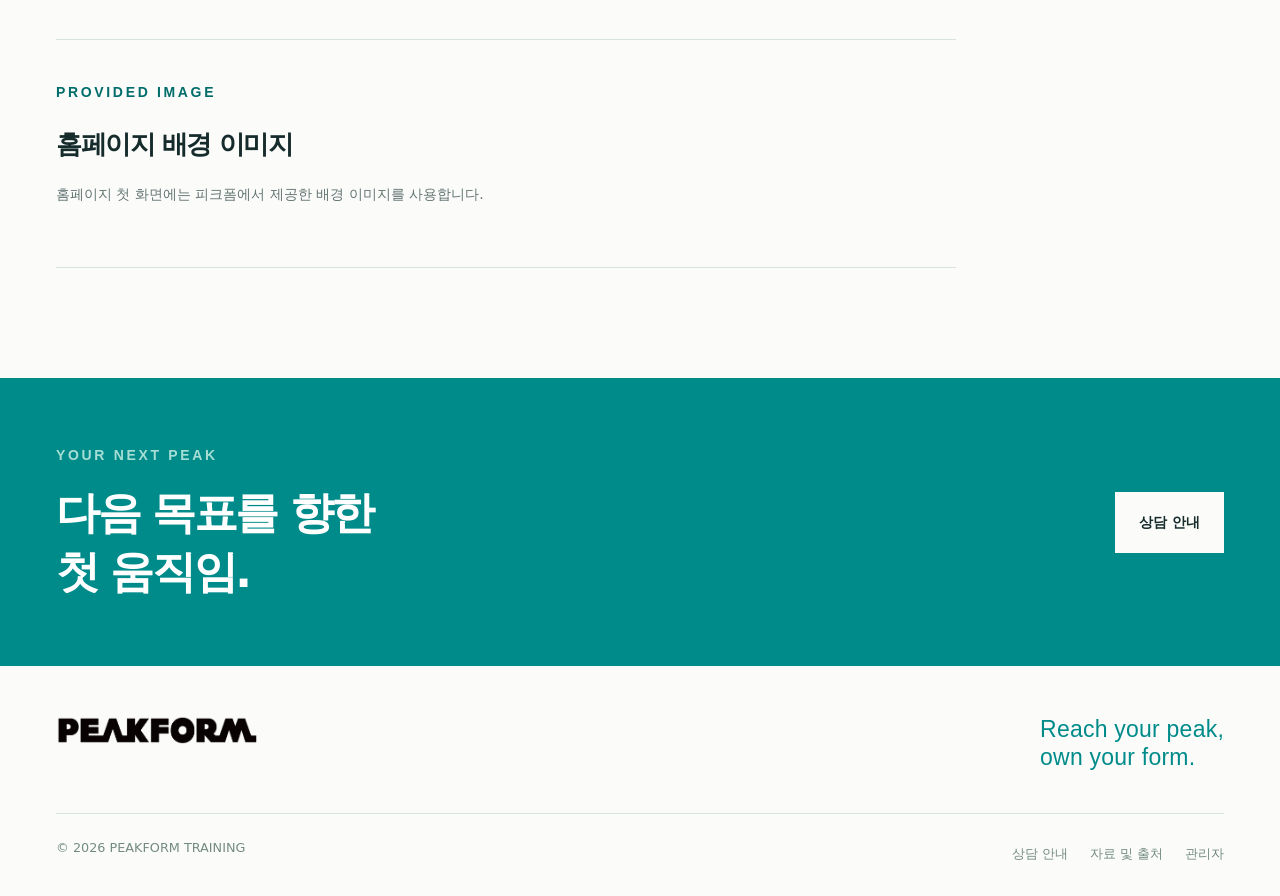
<file: sources.html>
<!doctype html><html lang="ko"><head><meta charset="utf-8"><meta name="viewport" content="width=device-width,initial-scale=1"><title>자료 및 출처 | 피크폼 트레이닝</title><meta name="description" content="피크폼 제공 자료와 참고문헌."><meta name="theme-color" content="#008B8B"><meta property="og:title" content="자료 및 출처 | PEAKFORM"><meta property="og:description" content="피크폼 제공 자료와 참고문헌."><meta property="og:type" content="website"><link rel="icon" href="./assets/mark.png"><link rel="stylesheet" href="./styles.css"><script src="./content-config.js" defer></script><script src="./script.js" defer></script></head><body data-root="./"><a class="skip-link" href="#main">본문 바로가기</a><header class="site-header"><div class="shell nav-shell"><a class="logo" href="./index.html" aria-label="피크폼 홈"><img src="./assets/wordmark.png" alt="PEAKFORM" width="1820" height="250"></a><button class="menu-toggle" aria-expanded="false" aria-controls="main-nav" aria-label="메뉴 열기"><span></span><span></span></button><nav id="main-nav" aria-label="주 메뉴"><a href="./about.html">피크폼 소개</a><a href="./programs.html">프로그램</a><a href="./system.html">트레이닝 시스템</a><a href="./space.html">공간</a><a href="./news/">소식</a><a href="./contact.html">상담 안내</a></nav></div></header><main id="main"><section class="page-head shell"><p class="eyebrow">SOURCES & CREDITS</p><h1>피크폼을 소개하는<br>자료와 출처.</h1><p class="intro">제공된 브랜드 자료와 외부 참고문헌을 구분해 안내합니다.</p></section><section class="section shell source-list"><article><p class="eyebrow">PROVIDED MATERIALS</p><h2>피크폼 소개자료 · 로고 원본</h2><p>시즌별 훈련과 공간 안내는 피크폼 트레이닝 인천 소개자료를 바탕으로 작성했습니다. 워드마크와 심볼은 피크폼의 원본 로고를 사용합니다.</p></article><article><p class="eyebrow">REFERENCE / NSCA</p><h2>시즌별 프로그램 설계</h2><p>Application of Program Design to Training Seasons. 시즌 목적에 따라 훈련을 계획하는 일반적인 원칙을 참고했습니다.</p><a href="https://www.nsca.com/education/articles/kinetic-select/application-of-program-design-to-training-seasons/" target="_blank" rel="noopener">자료 보기 ↗</a></article><article><p class="eyebrow">REFERENCE / IOC</p><h2>훈련 부하와 회복</h2><p>IOC Medical and Scientific Consensus Statements. Load in sport and risk of injury and illness 관련 자료를 참고했습니다.</p><a href="https://www.olympics.com/ioc/documents/athletes/medical-and-scientific-consensus-statements" target="_blank" rel="noopener">자료 보기 ↗</a></article><article><p class="eyebrow">DESIGN REFERENCE</p><h2>플리에 홈페이지</h2><p>소개·프로그램·철학·소식·상담 구성과 GitHub Pages·Google CMS 운영 방식을 참고했습니다. 개인 정보와 게시물은 가져오지 않았습니다.</p><a href="https://www.plierg.com/" target="_blank" rel="noopener">자료 보기 ↗</a></article><article><p class="eyebrow">PROVIDED IMAGE</p><h2>홈페이지 배경 이미지</h2><p>홈페이지 첫 화면에는 피크폼에서 제공한 배경 이미지를 사용합니다.</p></article></section></main><section class="bottom-cta"><div class="shell"><div><p class="eyebrow">YOUR NEXT PEAK</p><h2>다음 목표를 향한<br>첫 움직임.</h2></div><a class="button light" href="./contact.html">상담 안내</a></div></section><footer class="site-footer shell"><div class="footer-top"><a class="logo" href="./index.html"><img src="./assets/wordmark.png" alt="PEAKFORM" width="1820" height="250" loading="lazy"></a><p>Reach your peak,<br>own your form.</p></div><div class="footer-bottom"><span>© <span data-year>2026</span> PEAKFORM TRAINING</span><div><a href="./contact.html">상담 안내</a><a href="./sources.html">자료 및 출처</a><a href="./admin/">관리자</a></div></div></footer><dialog id="image-dialog"><button type="button" aria-label="이미지 닫기">닫기 ×</button><img alt=""></dialog></body></html>
</file>
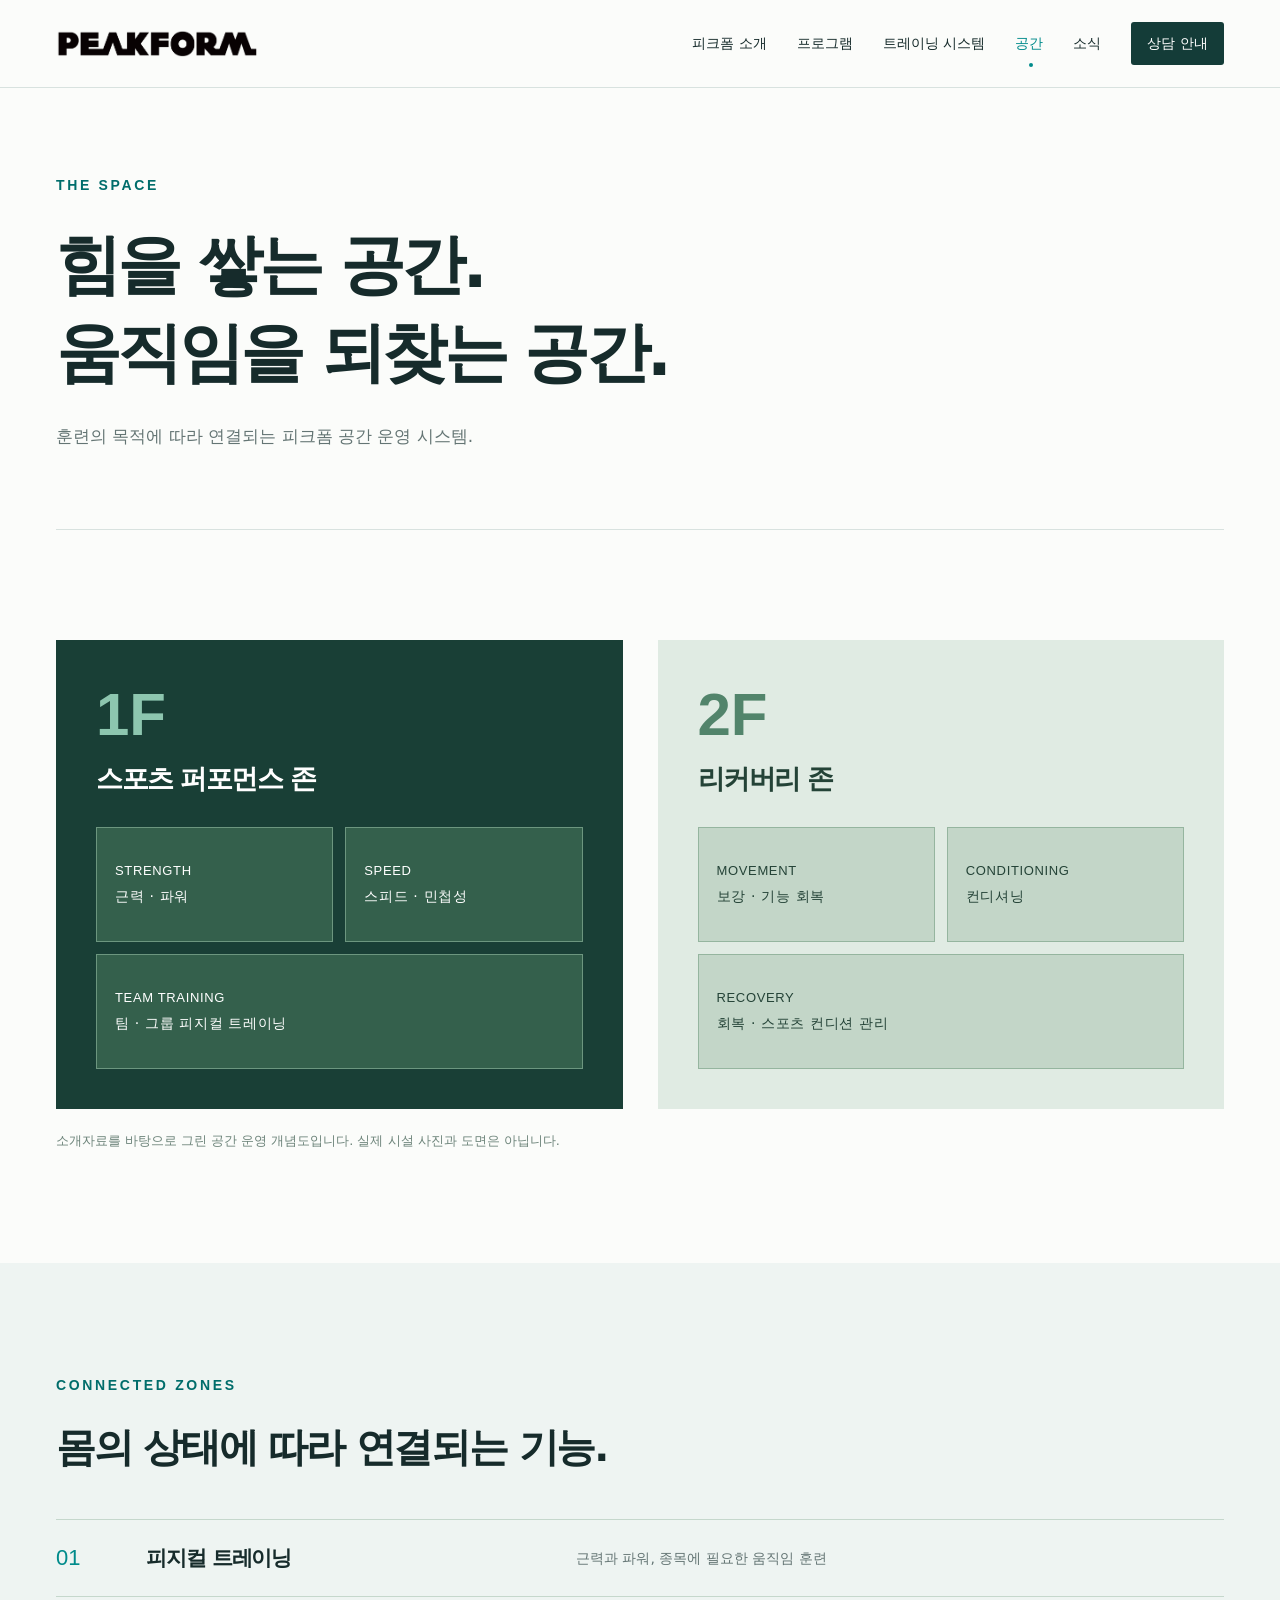
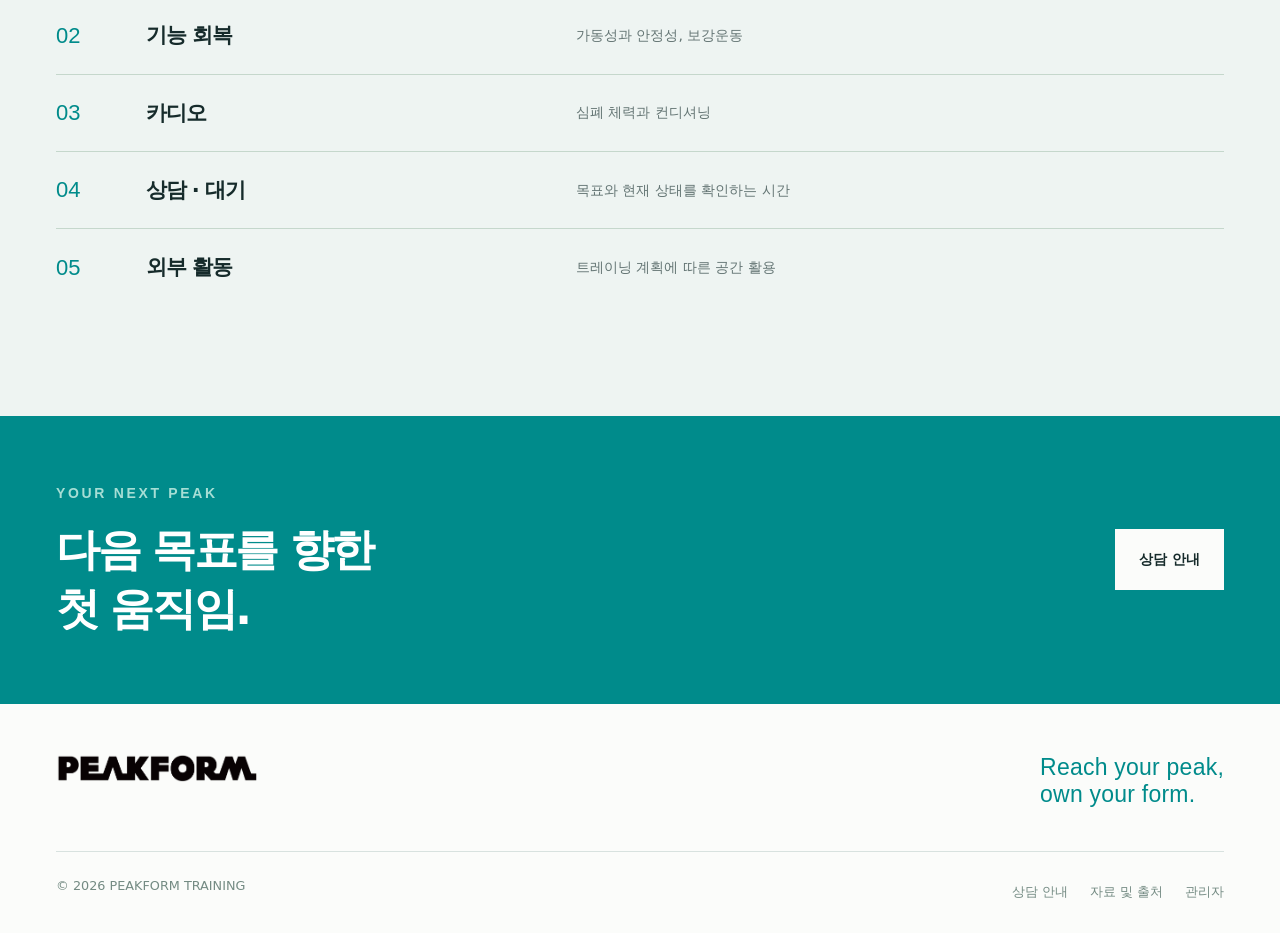
<file: space.html>
<!doctype html><html lang="ko"><head><meta charset="utf-8"><meta name="viewport" content="width=device-width,initial-scale=1"><title>공간 운영 | 피크폼 트레이닝</title><meta name="description" content="1층 퍼포먼스와 2층 리커버리 공간 운영."><meta name="theme-color" content="#008B8B"><meta property="og:title" content="공간 운영 | PEAKFORM"><meta property="og:description" content="1층 퍼포먼스와 2층 리커버리 공간 운영."><meta property="og:type" content="website"><link rel="icon" href="./assets/mark.png"><link rel="stylesheet" href="./styles.css"><script src="./content-config.js" defer></script><script src="./script.js" defer></script></head><body data-root="./"><a class="skip-link" href="#main">본문 바로가기</a><header class="site-header"><div class="shell nav-shell"><a class="logo" href="./index.html" aria-label="피크폼 홈"><img src="./assets/wordmark.png" alt="PEAKFORM" width="1820" height="250"></a><button class="menu-toggle" aria-expanded="false" aria-controls="main-nav" aria-label="메뉴 열기"><span></span><span></span></button><nav id="main-nav" aria-label="주 메뉴"><a href="./about.html">피크폼 소개</a><a href="./programs.html">프로그램</a><a href="./system.html">트레이닝 시스템</a><a href="./space.html" aria-current="page">공간</a><a href="./news/">소식</a><a href="./contact.html">상담 안내</a></nav></div></header><main id="main"><section class="page-head shell"><p class="eyebrow">THE SPACE</p><h1>힘을 쌓는 공간.<br>움직임을 되찾는 공간.</h1><p class="intro">훈련의 목적에 따라 연결되는 피크폼 공간 운영 시스템.</p></section><section class="section shell"><div class="space-plan"><div class="plan-floor "><span class="floor-label">1F</span><h2>스포츠 퍼포먼스 존</h2><div class="plan-grid"><div>STRENGTH<br><strong>근력 · 파워</strong></div><div>SPEED<br><strong>스피드 · 민첩성</strong></div><div class="wide">TEAM TRAINING<br><strong>팀 · 그룹 피지컬 트레이닝</strong></div></div></div><div class="plan-floor recovery"><span class="floor-label">2F</span><h2>리커버리 존</h2><div class="plan-grid"><div>MOVEMENT<br><strong>보강 · 기능 회복</strong></div><div>CONDITIONING<br><strong>컨디셔닝</strong></div><div class="wide">RECOVERY<br><strong>회복 · 스포츠 컨디션 관리</strong></div></div></div></div><p class="fine-print">소개자료를 바탕으로 그린 공간 운영 개념도입니다. 실제 시설 사진과 도면은 아닙니다.</p></section><section class="section tinted"><div class="shell"><div class="section-heading"><p class="eyebrow">CONNECTED ZONES</p><h2>몸의 상태에 따라 연결되는 기능.</h2></div><div class="zone-list"><div><span>01</span><h3>피지컬 트레이닝</h3><p>근력과 파워, 종목에 필요한 움직임 훈련</p></div><div><span>02</span><h3>기능 회복</h3><p>가동성과 안정성, 보강운동</p></div><div><span>03</span><h3>카디오</h3><p>심폐 체력과 컨디셔닝</p></div><div><span>04</span><h3>상담 · 대기</h3><p>목표와 현재 상태를 확인하는 시간</p></div><div><span>05</span><h3>외부 활동</h3><p>트레이닝 계획에 따른 공간 활용</p></div></div></div></section></main><section class="bottom-cta"><div class="shell"><div><p class="eyebrow">YOUR NEXT PEAK</p><h2>다음 목표를 향한<br>첫 움직임.</h2></div><a class="button light" href="./contact.html">상담 안내</a></div></section><footer class="site-footer shell"><div class="footer-top"><a class="logo" href="./index.html"><img src="./assets/wordmark.png" alt="PEAKFORM" width="1820" height="250" loading="lazy"></a><p>Reach your peak,<br>own your form.</p></div><div class="footer-bottom"><span>© <span data-year>2026</span> PEAKFORM TRAINING</span><div><a href="./contact.html">상담 안내</a><a href="./sources.html">자료 및 출처</a><a href="./admin/">관리자</a></div></div></footer><dialog id="image-dialog"><button type="button" aria-label="이미지 닫기">닫기 ×</button><img alt=""></dialog></body></html>
</file>
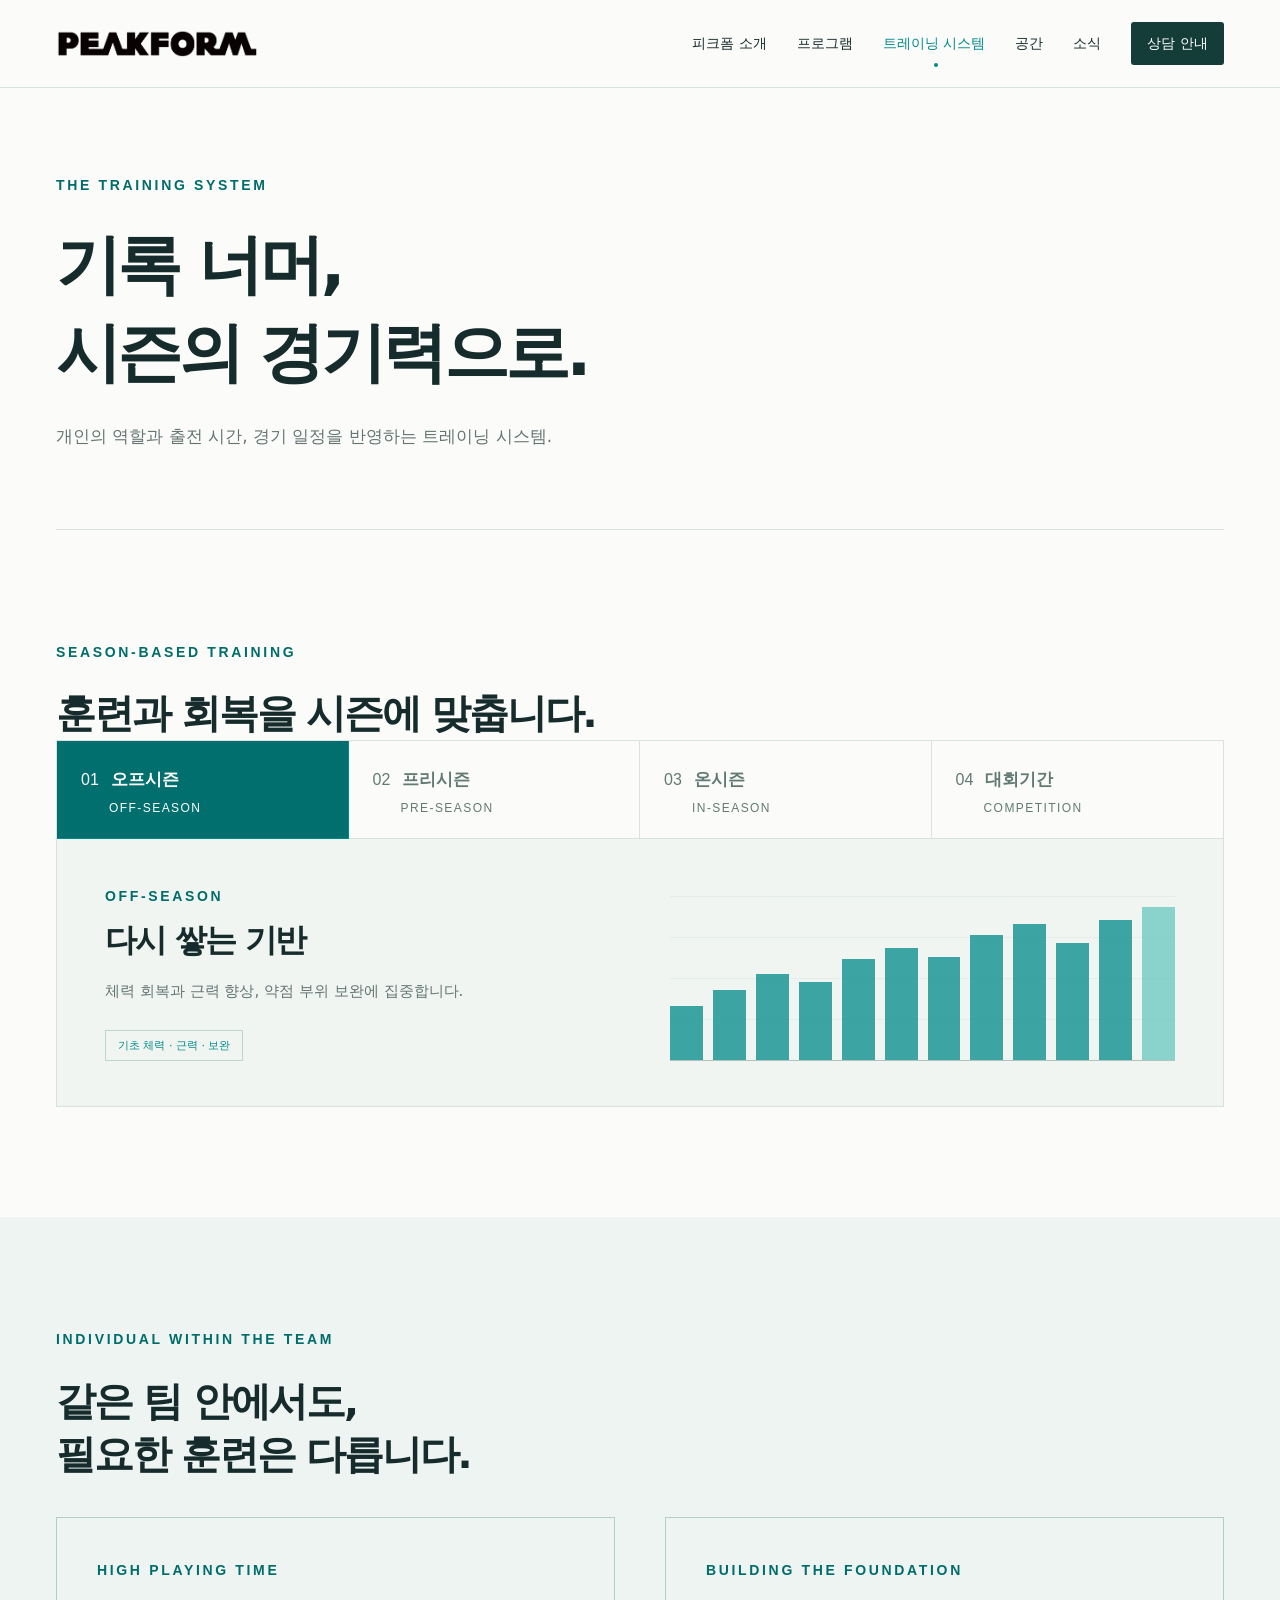
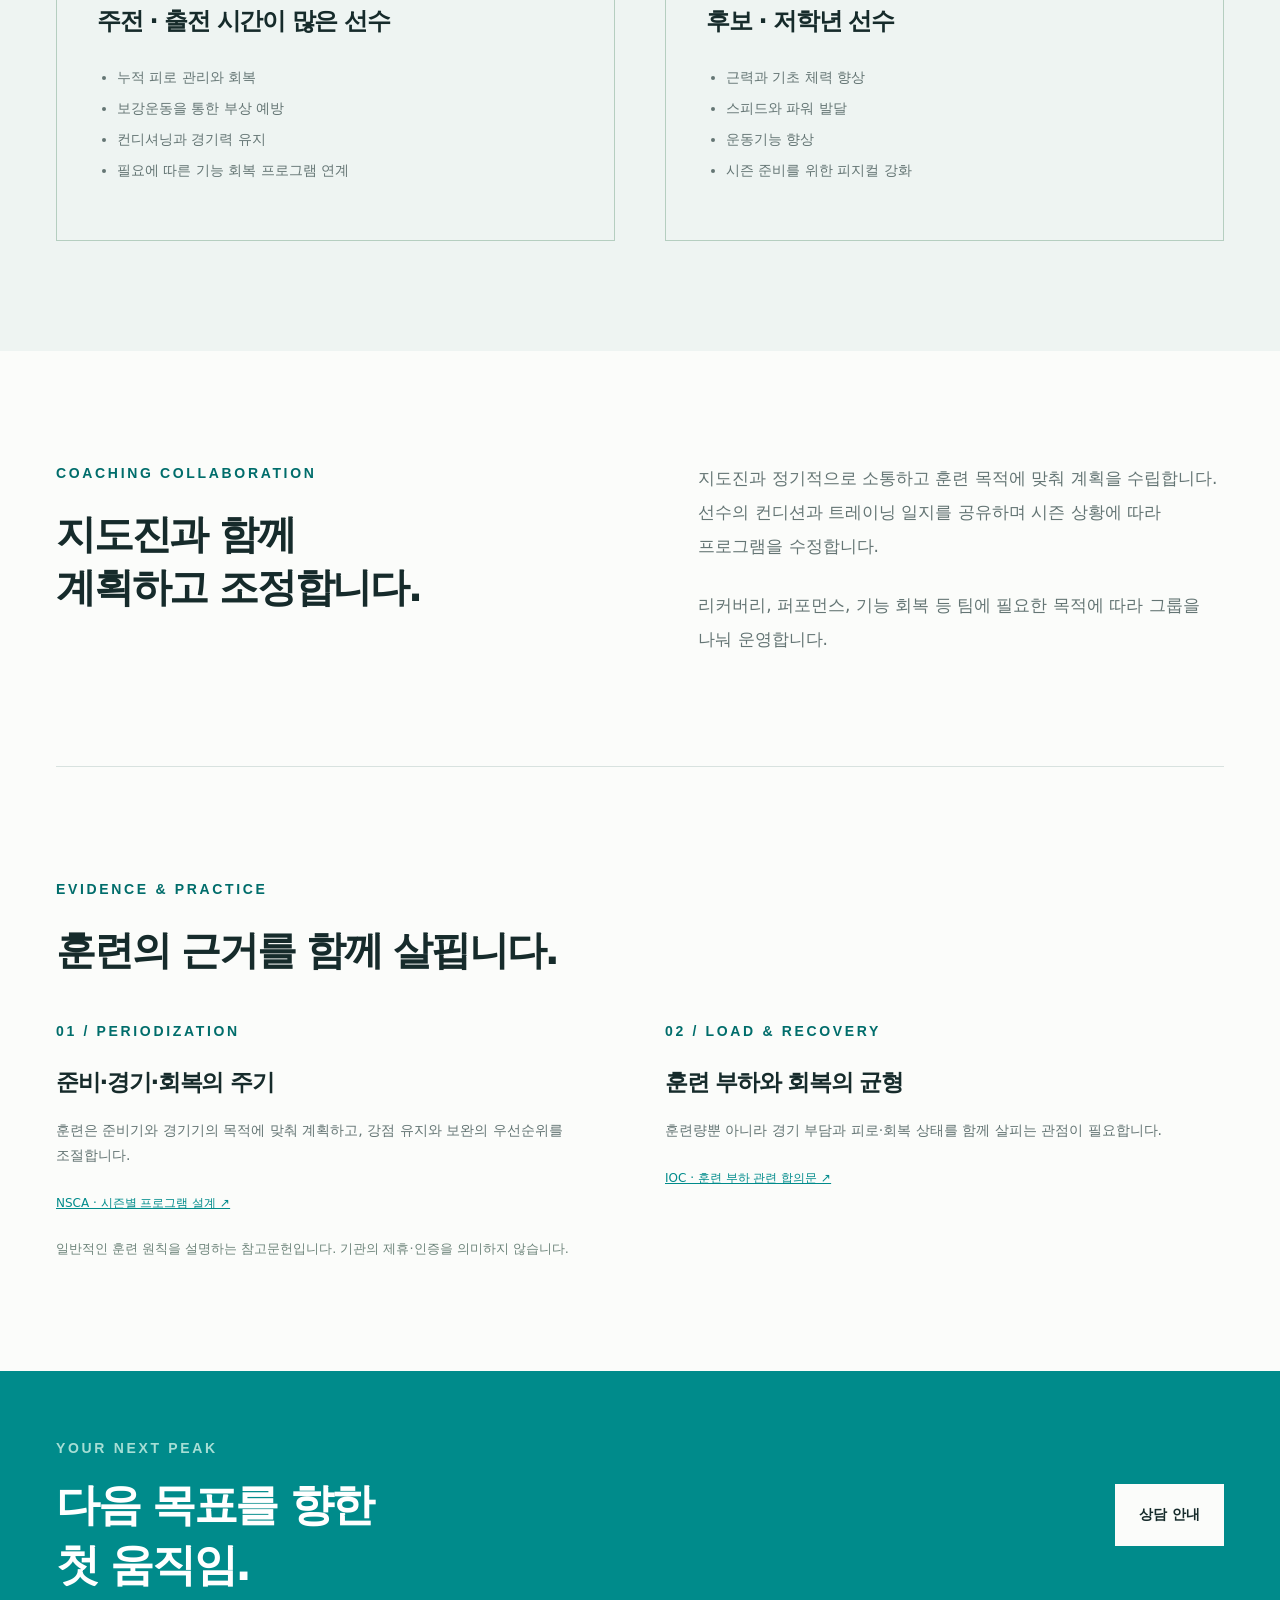
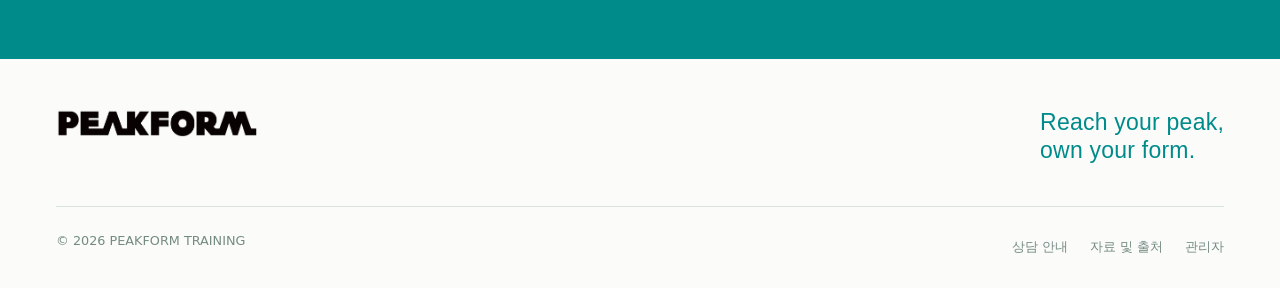
<file: system.html>
<!doctype html><html lang="ko"><head><meta charset="utf-8"><meta name="viewport" content="width=device-width,initial-scale=1"><title>트레이닝 시스템 | 피크폼 트레이닝</title><meta name="description" content="시즌과 출전 시간을 반영하는 트레이닝."><meta name="theme-color" content="#008B8B"><meta property="og:title" content="트레이닝 시스템 | PEAKFORM"><meta property="og:description" content="시즌과 출전 시간을 반영하는 트레이닝."><meta property="og:type" content="website"><link rel="icon" href="./assets/mark.png"><link rel="stylesheet" href="./styles.css"><script src="./content-config.js" defer></script><script src="./script.js" defer></script></head><body data-root="./"><a class="skip-link" href="#main">본문 바로가기</a><header class="site-header"><div class="shell nav-shell"><a class="logo" href="./index.html" aria-label="피크폼 홈"><img src="./assets/wordmark.png" alt="PEAKFORM" width="1820" height="250"></a><button class="menu-toggle" aria-expanded="false" aria-controls="main-nav" aria-label="메뉴 열기"><span></span><span></span></button><nav id="main-nav" aria-label="주 메뉴"><a href="./about.html">피크폼 소개</a><a href="./programs.html">프로그램</a><a href="./system.html" aria-current="page">트레이닝 시스템</a><a href="./space.html">공간</a><a href="./news/">소식</a><a href="./contact.html">상담 안내</a></nav></div></header><main id="main"><section class="page-head shell"><p class="eyebrow">THE TRAINING SYSTEM</p><h1>기록 너머,<br>시즌의 경기력으로.</h1><p class="intro">개인의 역할과 출전 시간, 경기 일정을 반영하는 트레이닝 시스템.</p></section><section class="section shell"><div class="section-heading"><p class="eyebrow">SEASON-BASED TRAINING</p><h2>훈련과 회복을 시즌에 맞춥니다.</h2></div><div class="season-widget"><div class="season-tabs" role="tablist" aria-label="시즌별 훈련"><button role="tab" id="season-tab-0" aria-selected="true" aria-controls="season-panel" data-season="0" tabindex="0"><span>01</span>오프시즌<small>OFF-SEASON</small></button><button role="tab" id="season-tab-1" aria-selected="false" aria-controls="season-panel" data-season="1" tabindex="-1"><span>02</span>프리시즌<small>PRE-SEASON</small></button><button role="tab" id="season-tab-2" aria-selected="false" aria-controls="season-panel" data-season="2" tabindex="-1"><span>03</span>온시즌<small>IN-SEASON</small></button><button role="tab" id="season-tab-3" aria-selected="false" aria-controls="season-panel" data-season="3" tabindex="-1"><span>04</span>대회기간<small>COMPETITION</small></button></div><div class="season-panel" id="season-panel" role="tabpanel" tabindex="0" aria-labelledby="season-tab-0"><div><p class="eyebrow" id="season-en">OFF-SEASON</p><h3 id="season-title">다시 쌓는 기반</h3><p id="season-desc">체력 회복과 근력 향상, 약점 부위 보완에 집중합니다.</p><span class="pill" id="season-tags">기초 체력 · 근력 · 보완</span></div><div class="season-visual" aria-hidden="true"><span></span><span></span><span></span><span></span><span></span><span></span><span></span><span></span><span></span><span></span><span></span><span></span></div></div></div></section><section class="section tinted"><div class="shell"><div class="section-heading"><p class="eyebrow">INDIVIDUAL WITHIN THE TEAM</p><h2>같은 팀 안에서도,<br>필요한 훈련은 다릅니다.</h2></div><div class="two-col"><article class="line-card"><p class="eyebrow">HIGH PLAYING TIME</p><h3>주전 · 출전 시간이 많은 선수</h3><ul><li>누적 피로 관리와 회복</li><li>보강운동을 통한 부상 예방</li><li>컨디셔닝과 경기력 유지</li><li>필요에 따른 기능 회복 프로그램 연계</li></ul></article><article class="line-card"><p class="eyebrow">BUILDING THE FOUNDATION</p><h3>후보 · 저학년 선수</h3><ul><li>근력과 기초 체력 향상</li><li>스피드와 파워 발달</li><li>운동기능 향상</li><li>시즌 준비를 위한 피지컬 강화</li></ul></article></div></div></section><section class="section shell split"><div class="section-heading"><p class="eyebrow">COACHING COLLABORATION</p><h2>지도진과 함께<br>계획하고 조정합니다.</h2></div><div class="prose"><p>지도진과 정기적으로 소통하고 훈련 목적에 맞춰 계획을 수립합니다. 선수의 컨디션과 트레이닝 일지를 공유하며 시즌 상황에 따라 프로그램을 수정합니다.</p><p>리커버리, 퍼포먼스, 기능 회복 등 팀에 필요한 목적에 따라 그룹을 나눠 운영합니다.</p></div></section><section class="section shell research-block"><div class="section-heading"><p class="eyebrow">EVIDENCE & PRACTICE</p><h2>훈련의 근거를 함께 살핍니다.</h2></div><div class="two-col"><article><p class="eyebrow">01 / PERIODIZATION</p><h3>준비·경기·회복의 주기</h3><p>훈련은 준비기와 경기기의 목적에 맞춰 계획하고, 강점 유지와 보완의 우선순위를 조절합니다.</p><a href="https://www.nsca.com/education/articles/kinetic-select/application-of-program-design-to-training-seasons/" target="_blank" rel="noopener">NSCA · 시즌별 프로그램 설계 ↗</a></article><article><p class="eyebrow">02 / LOAD & RECOVERY</p><h3>훈련 부하와 회복의 균형</h3><p>훈련량뿐 아니라 경기 부담과 피로·회복 상태를 함께 살피는 관점이 필요합니다.</p><a href="https://www.olympics.com/ioc/documents/athletes/medical-and-scientific-consensus-statements" target="_blank" rel="noopener">IOC · 훈련 부하 관련 합의문 ↗</a></article></div><p class="fine-print">일반적인 훈련 원칙을 설명하는 참고문헌입니다. 기관의 제휴·인증을 의미하지 않습니다.</p></section></main><section class="bottom-cta"><div class="shell"><div><p class="eyebrow">YOUR NEXT PEAK</p><h2>다음 목표를 향한<br>첫 움직임.</h2></div><a class="button light" href="./contact.html">상담 안내</a></div></section><footer class="site-footer shell"><div class="footer-top"><a class="logo" href="./index.html"><img src="./assets/wordmark.png" alt="PEAKFORM" width="1820" height="250" loading="lazy"></a><p>Reach your peak,<br>own your form.</p></div><div class="footer-bottom"><span>© <span data-year>2026</span> PEAKFORM TRAINING</span><div><a href="./contact.html">상담 안내</a><a href="./sources.html">자료 및 출처</a><a href="./admin/">관리자</a></div></div></footer><dialog id="image-dialog"><button type="button" aria-label="이미지 닫기">닫기 ×</button><img alt=""></dialog></body></html>
</file>
<file: styles.css>
:root{--ink:#162b2b;--muted:#647574;--teal:#008b8b;--mint:#68c7c1;--pale:#eef4f2;--line:#d8e2df;--paper:#fbfcfa;--font:'Noto Sans KR',Arial,sans-serif;--display:'Barlow Condensed',Impact,sans-serif}*{box-sizing:border-box}html{scroll-behavior:smooth;scroll-padding-top:104px}body{margin:0;background:var(--paper);color:var(--ink);font-family:var(--font);font-size:15px;line-height:1.8;word-break:keep-all}button,input,textarea,select{font:inherit}button,a{-webkit-tap-highlight-color:transparent}a{color:inherit;text-decoration:none}button{cursor:pointer}img{max-width:100%;display:block}h1,h2,h3,p{margin:0}h1,h2,h3{line-height:1.35;letter-spacing:-.055em}h1{font-size:clamp(40px,5.4vw,78px);font-weight:800}h2{font-size:clamp(30px,3.1vw,44px);font-weight:750}h3{font-size:23px;font-weight:700}p{color:var(--muted)}:focus-visible{outline:3px solid var(--teal);outline-offset:5px}[hidden]{display:none!important}.shell{width:min(1280px,calc(100% - 112px));margin-inline:auto}.section{padding-block:110px}.eyebrow{font-family:var(--display);font-size:14px;font-weight:600;letter-spacing:.19em;color:var(--teal);margin-bottom:22px}.section-heading .intro{margin-top:24px;max-width:640px}.intro{font-size:17px;line-height:1.95}.section-title-row{display:flex;justify-content:space-between;gap:32px;align-items:flex-end;margin-bottom:42px}.section-title-row .text-link{flex-shrink:0}.side-note{font-size:14px;padding-bottom:5px}.button{display:inline-flex;justify-content:space-between;align-items:center;gap:36px;padding:17px 23px;background:var(--teal);color:white;font-size:14px;font-weight:600;border:1px solid transparent;transition:background .2s,transform .2s}.button:hover{background:#006b6b;transform:translateY(-2px)}.button span{font-size:22px;font-weight:400}.button.mint{background:var(--mint);color:#102c2b}.button.mint:hover{background:#86dbd5}.button.light{background:var(--paper);color:var(--ink)}.text-link{display:inline-flex;align-items:center;gap:32px;font-size:14px;font-weight:500;border-bottom:1px solid currentColor;padding:8px 0}.text-link span{font-size:24px}.text-link.dark{color:var(--ink)}.skip-link{position:fixed;left:10px;top:-100px;background:white;padding:12px;z-index:100}.skip-link:focus{top:10px}.site-header{height:88px;background:var(--paper);position:sticky;top:0;z-index:20;border-bottom:1px solid var(--line)}.nav-shell{height:100%;display:flex;align-items:center;justify-content:space-between;gap:40px}.logo{width:202px;display:block;flex-shrink:0}.logo img{width:100%;height:auto}.site-header nav{display:flex;align-items:center;gap:30px;font-size:13px;font-weight:500}.site-header nav>a{position:relative}.site-header nav>a[aria-current]{color:var(--teal)}.site-header nav>a[aria-current]:after{content:'';width:4px;height:4px;border-radius:50%;background:var(--teal);position:absolute;bottom:-11px;left:50%}.nav-contact{border-left:1px solid var(--line);padding-left:28px}.nav-contact span{margin-left:12px}.menu-toggle{display:none}.hero{min-height:690px;height:calc(100svh - 140px);max-height:900px;position:relative;color:#fff;background:#102626;isolation:isolate}.hero-image,.hero-shade{position:absolute;inset:0;width:100%;height:100%;z-index:-2}.hero-image{object-fit:cover;object-position:center 49%}.hero-shade{z-index:-1;background:linear-gradient(90deg,#071e1ef0 0%,#071e1ec7 38%,#071e1e64 68%,#071e1e29 100%)}.hero-content{height:100%;padding-top:105px;position:relative}.hero .eyebrow{color:var(--mint);font-size:14px;display:flex;align-items:center;gap:12px}.live-dot{width:6px;height:6px;border-radius:50%;background:var(--mint)}.hero h1{font-size:clamp(45px,5.2vw,76px);line-height:1.28;max-width:900px;font-weight:800;white-space:pre-line;letter-spacing:-.065em}.hero-desc{color:#c2d0cd;max-width:500px;margin-top:28px;line-height:1.9;white-space:pre-line;font-size:16px}.hero-actions{display:flex;align-items:center;gap:32px;margin-top:40px}.hero .text-link{border-color:#d2dcd855}.hero-bottom{position:absolute;bottom:38px;left:0;right:0;display:flex;align-items:center;justify-content:space-between;gap:24px;font:12px var(--display);letter-spacing:.17em;color:#bfd0cb}.hero-bottom a{display:flex;align-items:center;gap:35px}.hero-bottom a span{font-size:25px}.image-credit{position:absolute;right:20px;bottom:12px;font-size:9px;color:#c5cfcc}.discipline-strip{background:var(--teal);color:#e4f7f3}.discipline-strip .shell{display:flex;justify-content:space-between;align-items:center;gap:28px;height:60px;font:600 21px var(--display);letter-spacing:.12em}.discipline-strip i{font-style:normal;color:#8cddd5;font-size:23px}.approach,.split{display:grid;grid-template-columns:1.05fr 1fr;gap:90px}.approach-copy{padding-top:38px}.approach-copy>p:first-child{font-size:22px;font-weight:500;color:var(--ink);letter-spacing:-.035em}.approach-copy>p+p{margin-top:24px;max-width:470px}.approach-copy .text-link{margin-top:25px}.program-section,.tinted{background:var(--pale)}.program-grid{display:grid;grid-template-columns:repeat(4,1fr);border-top:1px solid #a9c0b9;border-bottom:1px solid #a9c0b9}.program-card{padding:25px 25px 28px;border-right:1px solid #c9d8d2;transition:background .2s;min-width:0}.program-card:first-child{padding-left:0}.program-card:last-child{border:0}.program-card:hover{background:#dcebe5}.card-top{display:flex;justify-content:space-between;margin-bottom:54px;font:500 21px var(--display);color:var(--teal)}.card-top span:last-child{font:26px Arial}.program-card .eyebrow{font-size:11px;letter-spacing:.08em;margin-bottom:12px}.program-card h3{font-size:23px}.program-card>p:not(.eyebrow){font-size:13px;margin-top:12px}.card-tags{font-size:10px;letter-spacing:.03em;color:#55736d;margin-top:35px;padding-top:18px;border-top:1px solid #c3d5ce}.season-widget{border:1px solid var(--line)}.season-tabs{display:grid;grid-template-columns:repeat(4,1fr)}.season-tabs button{padding:23px 24px;border:0;border-right:1px solid var(--line);border-bottom:1px solid var(--line);background:transparent;text-align:left;color:#617a74;font-size:17px;font-weight:600}.season-tabs button:last-child{border-right:0}.season-tabs button>span{font:16px var(--display);margin-right:12px}.season-tabs button small{display:block;margin:6px 0 0 28px;font:12px var(--display);letter-spacing:.12em;font-weight:500}.season-tabs button[aria-selected=true]{background:var(--teal);color:white;border-color:var(--teal)}.season-panel{padding:45px 48px;display:grid;grid-template-columns:1fr 1fr;gap:60px;background:#f0f5f1}.season-panel .eyebrow{margin-bottom:10px}.season-panel h3{font-size:32px}.season-panel p:not(.eyebrow){margin-top:16px;font-size:14px}.pill{display:inline-block;color:var(--teal);font-size:11px;border:1px solid #bdd6ca;padding:5px 12px;margin-top:24px}.season-visual{display:flex;align-items:flex-end;justify-content:space-between;gap:10px;padding:20px 0 0;border-bottom:1px solid #b0c4bb;position:relative;min-height:170px;background:repeating-linear-gradient(0deg,transparent,transparent 40px,#ccdad24d 40px,#ccdad24d 41px)}.season-visual span{height:35%;flex:1;background:var(--teal);opacity:.75;transition:height .35s}.season-visual span:nth-child(2){height:45%}.season-visual span:nth-child(3){height:55%}.season-visual span:nth-child(4){height:50%}.season-visual span:nth-child(5){height:65%}.season-visual span:nth-child(6){height:72%}.season-visual span:nth-child(7){height:66%}.season-visual span:nth-child(8){height:80%}.season-visual span:nth-child(9){height:87%}.season-visual span:nth-child(10){height:75%}.season-visual span:nth-child(11){height:90%}.season-visual span:nth-child(12){height:98%;background:var(--mint)}.space-preview{display:grid;grid-template-columns:1fr 1fr;background:#e7efeb}.space-art{background:#183b36;min-height:540px;position:relative;display:flex;align-items:center;justify-content:center;overflow:hidden;background-image:linear-gradient(#31574b55 1px,transparent 1px),linear-gradient(90deg,#31574b55 1px,transparent 1px);background-size:32px 32px}.floor-drawing{width:68%;aspect-ratio:1.3;position:relative;transform:rotate(-18deg) skew(8deg);border:1px solid #94c5af;padding:20px;box-shadow:25px 25px 0 -1px #183b36,25px 25px 0 0 #6f9f87}.zone{position:absolute;border:1px solid #638f7c;display:grid;place-items:center;font:11px var(--display);letter-spacing:.08em;color:#b1dcc8}.zone.a{top:8%;left:7%;width:51%;height:49%;background:#508a7544}.zone.b{top:8%;right:7%;width:31%;height:49%}.zone.c{bottom:8%;left:7%;width:37%;height:31%}.zone.d{bottom:8%;right:7%;width:49%;height:31%;background:#68c7c122}.drawing-axis{position:absolute;bottom:-38px;left:0;color:#a2c5b6;font:10px var(--display);letter-spacing:.13em}.art-caption{position:absolute;left:25px;bottom:20px;color:#b3cfc0;font-size:10px}.space-copy{padding:66px clamp(36px,5vw,85px)}.space-copy .section-heading{margin-bottom:34px}.floor-row{display:flex;gap:28px;border-top:1px solid #c1d2c8;padding:20px 0}.floor-row strong{font:600 40px var(--display);color:var(--teal)}.floor-row h3{font-size:18px;letter-spacing:-.035em}.floor-row p{font-size:12px;margin-top:6px}.space-copy .text-link{margin-top:16px}.bottom-cta{padding:65px 0;background:var(--teal);color:white}.bottom-cta .shell{display:flex;justify-content:space-between;align-items:center;gap:32px}.bottom-cta .eyebrow{color:#a6ded5;margin-bottom:14px}.bottom-cta h2{font-size:44px}.site-footer{padding-block:50px 25px}.footer-top{display:flex;justify-content:space-between;align-items:flex-start;padding-bottom:42px}.footer-top p{font:500 23px var(--display);line-height:1.2;color:var(--teal);letter-spacing:.01em}.footer-bottom{display:flex;justify-content:space-between;gap:20px;font-size:10px;color:#748b83;border-top:1px solid var(--line);padding-top:22px}.footer-bottom>div{display:flex;gap:22px}.page-head{padding-top:85px;padding-bottom:75px;border-bottom:1px solid var(--line)}.page-head h1{font-size:clamp(42px,5.1vw,72px)}.page-head h1 em{font-family:var(--display);font-style:normal;color:var(--teal);letter-spacing:-.02em}.page-head .intro{margin-top:24px;max-width:700px}.prose p+p{margin-top:25px}.prose p{font-size:17px;line-height:2}.value-grid{display:grid;grid-template-columns:repeat(3,1fr);gap:50px}.big-number{display:block;font:500 64px var(--display);color:#86b8aa;margin-bottom:24px;line-height:1}.value-grid h3{font-size:24px;margin-bottom:20px}.value-grid p{font-size:14px}.process{display:grid;grid-template-columns:repeat(4,1fr);list-style:none;padding:0;margin:50px 0 0;gap:32px}.process li{border-top:1px solid #99b8ac;padding-top:24px}.process li>span{font:20px var(--display);color:var(--teal)}.process h3{font-size:21px;margin:24px 0 13px}.process p{font-size:13px}.program-quick{display:flex;flex-wrap:wrap;gap:15px;padding-top:30px}.program-quick a{padding:8px 16px;border:1px solid var(--line);font-size:12px}.program-detail{display:grid;grid-template-columns:1fr 1fr;gap:90px;border-bottom:1px solid var(--line)}.program-detail:last-child{border-bottom:0}.program-detail .eyebrow{margin-bottom:13px}.program-detail h2{font-size:37px}.program-detail .intro{margin-top:12px}.detail-tags{margin:30px 0;color:var(--teal);font-size:12px;letter-spacing:.06em}.price-table-wrap{overflow:auto;margin-top:40px}.price-table{width:100%;border-collapse:collapse;text-align:right}.price-table th:first-child{text-align:left}.price-table thead{border-top:1px solid #608c7c;border-bottom:1px solid #bacfc5}.price-table th,.price-table td{padding:21px 24px}.price-table td{font-size:20px;font-variant-numeric:tabular-nums}.price-table thead th{font-size:12px;font-weight:500;color:var(--teal)}.price-table tbody tr{border-bottom:1px solid #c9d8d0}.price-table tbody th{font-size:19px}.monthly{padding:32px 36px;display:flex;justify-content:space-between;align-items:center;gap:30px;margin-top:30px;background:#173d35;color:white}.monthly .eyebrow{color:var(--mint);margin-bottom:9px;font-size:12px}.monthly p:not(.eyebrow){font-size:12px;color:#c2d8ce;margin-top:8px}.monthly>strong{font-size:33px;font-weight:500;font-variant-numeric:tabular-nums}.monthly small{font-size:12px;padding-left:8px}.fine-print{font-size:11px;line-height:1.9;margin-top:20px;color:#6d847a}.two-col{display:grid;grid-template-columns:1fr 1fr;gap:50px}.two-col .line-card{padding:40px;border:1px solid #b5cec0;margin-top:35px}.line-card h3{font-size:24px}.line-card ul{padding-left:20px;color:var(--muted);line-height:2.2;margin-top:25px;font-size:14px}.research-block{border-top:1px solid var(--line)}.research-block .two-col{margin-top:42px}.research-block article>p:not(.eyebrow){margin:20px 0;font-size:14px}.research-block article a{font-size:12px;color:var(--teal);text-decoration:underline}.space-plan{display:grid;grid-template-columns:1fr 1fr;gap:35px}.plan-floor{padding:40px;background:#193f36;color:white}.floor-label{font:600 60px var(--display);color:#8dc6af}.plan-floor h2{font-size:27px;margin:12px 0 30px}.plan-grid{display:grid;grid-template-columns:1fr 1fr;gap:12px}.plan-grid>div{padding:35px 18px;background:#34604c;border:1px solid #6c967f;font:13px var(--display);letter-spacing:.05em}.plan-grid strong{font:14px var(--font);display:block;margin-top:10px}.plan-grid .wide{grid-column:span 2}.plan-floor.recovery{background:#e0ebe3;color:#244337}.recovery .plan-grid>div{background:#c3d6c8;border-color:#95b59f}.recovery .floor-label{color:#52846b}.zone-list{margin-top:45px}.zone-list>div{display:grid;grid-template-columns:65px 1fr 1.6fr;gap:25px;padding:24px 0;border-top:1px solid #c5d7cc;align-items:center}.zone-list span{font:22px var(--display);color:var(--teal)}.zone-list h3{font-size:21px}.zone-list p{font-size:14px}.contact-list{padding:0;list-style:none;margin-top:35px}.contact-list li{display:flex;gap:25px;padding:22px 0;border-top:1px solid var(--line)}.contact-list li>span{font:22px var(--display);color:var(--teal)}.contact-list h3{font-size:20px}.contact-list p{font-size:13px;margin-top:10px}.contact-panel{background:var(--pale);border-top:3px solid var(--teal);padding:40px;height:fit-content}.contact-panel h2{font-size:28px;margin-bottom:35px}.contact-panel a{display:flex;justify-content:space-between;border-bottom:1px solid #bccfc3;padding:16px 0;font-size:16px}.contact-detail{padding:18px 0;border-bottom:1px solid #cbd9d0;font-size:14px;white-space:pre-line}.contact-detail strong{display:block;margin-bottom:7px;color:var(--ink);font-size:12px}.faq-section{border-top:1px solid var(--line)}.faqs{margin-top:40px}.faqs details{border-top:1px solid var(--line)}.faqs details:last-child{border-bottom:1px solid var(--line)}.faqs summary{cursor:pointer;list-style:none;padding:25px 0;display:flex;justify-content:space-between;gap:20px;font-size:17px}.faqs summary::-webkit-details-marker{display:none}.faqs summary>span{color:var(--teal);font-size:24px}.faqs details[open] summary>span{transform:rotate(45deg)}.faqs details p{padding:0 45px 30px 0;max-width:900px;font-size:14px}.source-list article{padding:40px 0;border-bottom:1px solid var(--line);max-width:900px}.source-list h2{font-size:26px}.source-list article p:not(.eyebrow){margin:20px 0;font-size:14px}.source-list a{font-size:13px;color:var(--teal);text-decoration:underline}.journal-toolbar{display:flex;justify-content:space-between;gap:25px;margin-bottom:42px;align-items:center;flex-wrap:wrap}.filter-tabs{display:flex;gap:8px;flex-wrap:wrap}.filter-tabs button{background:none;border:1px solid var(--line);padding:8px 18px;font-size:13px;color:var(--muted)}.filter-tabs button.active{background:var(--teal);border-color:var(--teal);color:white}.search-field{position:relative}.search-field input{padding:10px 35px 10px 12px;background:none;border:0;border-bottom:1px solid #8ba89b;width:230px;font-size:13px;border-radius:0}.search-field>span:last-child{position:absolute;right:12px;top:5px;font-size:24px;color:var(--teal)}.journal-grid{display:grid;grid-template-columns:repeat(3,1fr);gap:32px}.journal-empty{grid-column:1/-1;padding:65px 30px;border-top:1px solid var(--line);border-bottom:1px solid var(--line);text-align:center;background:#f4f7f1}.journal-empty h2,.journal-empty h3{font-size:25px;margin-bottom:15px}.journal-empty p:not(.eyebrow){font-size:13px}.journal-card{display:block}.journal-cover{aspect-ratio:1.4;overflow:hidden;background:#dce9df;display:flex;align-items:center;justify-content:center;font:42px var(--display);color:#4b8b70}.journal-cover img{width:100%;height:100%;object-fit:cover;transition:transform .3s}.journal-card:hover img{transform:scale(1.04)}.journal-meta{display:flex;justify-content:space-between;color:var(--teal);font-size:11px;margin:18px 0 12px}.journal-card h3{font-size:23px}.journal-card>p{font-size:13px;margin-top:12px}.coach-section{border-top:1px solid var(--line)}.coach-section .coach-name{font-size:37px;margin-bottom:24px}.coach-section .coach-bio{white-space:pre-line}.coach-section ul{padding-left:20px;color:var(--muted)}.article-shell{max-width:850px;margin:auto;padding:70px 30px 100px}.article-back{color:var(--teal);font-size:13px}.article-header{margin:40px 0;padding-bottom:35px;border-bottom:1px solid var(--line)}.article-header h1{font-size:43px;margin-bottom:24px}.article-body p{white-space:pre-line;margin:25px 0}.article-body h2{font-size:29px;margin:40px 0 20px}.article-body figure{margin:25px 0}.article-body figcaption{font-size:12px;margin-top:8px;color:var(--muted)}.article-body img,.article-body video{max-width:100%}.article-end{display:flex;justify-content:space-between;margin-top:50px;border-top:1px solid var(--line);padding-top:25px;font-size:13px;color:var(--teal)}.article-gallery{display:grid;grid-template-columns:repeat(2,1fr);gap:15px}.article-gallery button{border:0;padding:0;width:100%;background:none}.article-gallery figure{margin:0}.youtube{width:100%;aspect-ratio:16/9;border:0}#image-dialog{border:0;background:#102d29;width:min(1100px,94vw);max-height:94svh;padding:15px;color:white}#image-dialog::backdrop{background:#061c1ae0}#image-dialog button{display:block;margin-left:auto;border:0;background:none;color:white;padding:12px}#image-dialog img{max-height:80svh;margin:auto;object-fit:contain}.sr-only{position:absolute;width:1px;height:1px;padding:0;margin:-1px;overflow:hidden;clip:rect(0,0,0,0);white-space:nowrap;border:0}
@media(min-width:1600px){.hero-content{padding-top:130px}}@media(max-width:1150px){.shell{width:calc(100% - 64px)}.site-header nav{gap:18px;font-size:12px}.logo{width:175px}.nav-contact{padding-left:16px}.hero-content{padding-top:90px}.program-card{padding-inline:18px}.program-card h3{font-size:20px}.space-copy{padding:48px 32px}.approach,.split,.program-detail{gap:55px}.season-tabs button{padding:20px 15px}.space-art{min-height:500px}}
@media(max-width:850px){.site-header{height:75px}.menu-toggle{display:grid;gap:6px;border:0;background:none;padding:12px}.menu-toggle span{display:block;width:24px;height:1px;background:var(--ink)}.site-header nav{display:none;position:absolute;left:0;right:0;top:75px;background:var(--paper);padding:20px 32px 30px;flex-direction:column;align-items:stretch;gap:0;border-bottom:1px solid var(--line)}.site-header nav.open{display:flex}.site-header nav a{padding:13px 0;font-size:15px}.site-header nav>a[aria-current]:after{display:none}.nav-contact{border:0;border-top:1px solid var(--line);margin-top:10px}.hero{min-height:630px;height:calc(100svh - 125px)}.hero-content{padding-top:90px}.hero h1{font-size:55px}.hero-image{object-position:center}.hero-shade{background:linear-gradient(90deg,#071e1ee8,#071e1e77)}.discipline-strip .shell{font-size:16px;gap:15px}.discipline-strip i{font-size:18px}.section{padding-block:75px}.approach,.split,.program-detail{grid-template-columns:1fr;gap:35px}.approach-copy{padding-top:0}.approach-copy>p:first-child{font-size:20px}.program-grid{grid-template-columns:repeat(2,1fr)}.program-card{padding:24px!important}.program-card:nth-child(2){border-right:0}.program-card:nth-child(-n+2){border-bottom:1px solid #c9d8d2}.card-top{margin-bottom:35px}.space-preview{grid-template-columns:1fr}.space-art{min-height:400px}.floor-drawing{width:48%}.space-copy{padding:55px 40px}.space-plan{gap:20px}.plan-floor{padding:25px}.value-grid{gap:25px}.value-grid h3{font-size:21px}.two-col{gap:25px}.two-col .line-card{padding:25px}.process{grid-template-columns:1fr 1fr;gap:30px}.side-note{display:none}.season-panel{gap:35px;padding:35px}.season-panel h3{font-size:27px}.season-visual{min-height:140px}.journal-grid{gap:20px}.journal-card h3{font-size:20px}.footer-bottom>span:last-child{display:none}.page-head{padding-top:60px;padding-bottom:60px}}
@media(max-width:560px){.shell{width:calc(100% - 40px)}.logo{width:165px}.hero{min-height:620px;height:calc(100svh - 110px);max-height:800px}.hero-content{padding-top:75px}.hero .eyebrow{font-size:12px;letter-spacing:.13em;margin-bottom:28px}.hero h1{font-size:43px;line-height:1.35;letter-spacing:-.07em}.hero-desc{font-size:13px;max-width:310px;line-height:1.95;margin-top:26px}.hero-actions{gap:18px;margin-top:32px;align-items:flex-start;flex-direction:column}.hero .text-link{font-size:12px;gap:30px;padding:2px 0}.hero .button{padding:13px 18px;font-size:13px;gap:35px}.hero-bottom{bottom:38px;font-size:10px;letter-spacing:.08em}.hero-bottom a{font-size:0;gap:0}.hero-bottom a span{font-size:23px}.image-credit{font-size:8px;right:12px;bottom:7px}.discipline-strip .shell{height:48px;font-size:13px;letter-spacing:.08em;gap:12px}.discipline-strip .shell>span:last-child,.discipline-strip .shell>i:last-of-type{display:none}.section{padding-block:60px}h2{font-size:29px}.eyebrow{font-size:12px;margin-bottom:17px}.section-title-row{align-items:flex-start;flex-direction:column;gap:18px;margin-bottom:30px}.section-title-row .text-link{font-size:12px;padding:2px 0}.program-card{padding:22px 15px!important}.program-card h3{font-size:20px}.program-card .eyebrow{font-size:9px;min-height:24px}.program-card>p:not(.eyebrow){font-size:11px}.card-tags{font-size:9px;margin-top:25px;line-height:1.8}.card-top{margin-bottom:30px}.season-tabs button{font-size:13px;padding:15px 8px}.season-tabs button>span{display:block;margin:0 0 5px;font-size:13px}.season-tabs button small{font-size:9px;margin:6px 0 0;letter-spacing:.03em}.season-panel{grid-template-columns:1fr;padding:28px 22px;gap:25px}.season-panel p:not(.eyebrow){font-size:12px}.season-visual{height:120px;min-height:120px;gap:9px}.season-panel h3{font-size:26px}.space-art{min-height:320px}.floor-drawing{width:65%}.space-copy{padding:45px 24px}.bottom-cta{padding:50px 0}.bottom-cta .shell{align-items:flex-start;flex-direction:column}.bottom-cta h2{font-size:35px}.bottom-cta .button{font-size:12px}.footer-top{padding-bottom:30px}.footer-top .logo{width:150px}.footer-top p{font-size:19px}.footer-bottom{flex-direction:column;font-size:9px;gap:12px}.page-head h1{font-size:40px}.page-head .intro{font-size:14px}.value-grid,.space-plan,.two-col{grid-template-columns:1fr;gap:35px}.value-grid article{border-top:1px solid #c0d3c9;padding-top:25px}.big-number{font-size:48px}.value-grid h3{font-size:24px}.process h3{font-size:18px}.process p{font-size:12px}.program-detail .intro{font-size:15px}.program-detail h2{font-size:31px}.prose p{font-size:15px}.program-quick{gap:8px}.program-quick a{padding:6px 9px;font-size:10px}.price-table th,.price-table td{padding:17px 10px}.price-table td{font-size:16px}.price-table tbody th{font-size:16px}.price-table thead th{font-size:10px}.monthly{padding:25px;align-items:flex-start;flex-direction:column;gap:22px}.monthly>strong{font-size:30px}.line-card h3{font-size:22px}.zone-list>div{grid-template-columns:30px 1fr;gap:12px}.zone-list p{grid-column:2;font-size:13px}.contact-panel{padding:30px 25px}.faqs summary{font-size:15px}.source-list h2{font-size:23px}.journal-grid{grid-template-columns:1fr}.journal-empty{padding:45px 20px}.journal-empty h2,.journal-empty h3{font-size:21px}.search-field,.search-field input{width:100%}.article-header h1{font-size:31px}.article-gallery{gap:9px}.article-shell{padding-inline:20px}.article-end{gap:20px;font-size:12px}}
@media(prefers-reduced-motion:reduce){html{scroll-behavior:auto}*,*:before,*:after{transition:none!important;animation:none!important}}

:root {
  --font: "Malgun Gothic", "Apple SD Gothic Neo", "Noto Sans KR", system-ui, sans-serif;
  --display: "Bahnschrift SemiCondensed", "Arial Narrow", "Malgun Gothic", sans-serif;
}
body { font-size: 1rem; overflow-wrap: anywhere; }
.eyebrow, .text-link.dark, .fee-link { color: #006d6b; }
.site-header nav { font-size: .9rem; }
.site-header nav a:last-child {
  border-radius: 3px;
  background: #143c38;
  color: white;
  padding: .55rem 1rem;
}
.site-header nav a:last-child:hover { background: #006d6b; }
.hero {
  display: grid;
  min-height: clamp(32rem, 75svh, 52rem);
  height: auto;
  max-height: none;
}
.hero-content {
  display: flex;
  flex-direction: column;
  justify-content: center;
  align-items: flex-start;
  height: auto;
  padding-block: clamp(4rem, 8vw, 7.5rem);
}
.hero-bottom { position: static; margin-top: clamp(2rem, 5vw, 5rem); }
.hero-desc { max-width: 33rem; font-size: 1rem; }
.image-credit { font-size: .75rem; color: #edf4f1; text-shadow: 0 1px 5px #102626; }
.discipline-strip .shell { font-size: clamp(.8rem, 1.65vw, 1.25rem); }
.discipline-strip img { flex: none; width: 1.65rem; height: auto; filter: invert(1); }
.program-card { display: flex; flex-direction: column; padding-block: 2.2rem; }
.program-card .eyebrow { font-size: .8rem; letter-spacing: .07em; margin-bottom: 1.25rem; }
.program-card > p:not(.eyebrow), .season-panel p:not(.eyebrow),
.floor-row p, .process p, .contact-list p, .journal-empty p:not(.eyebrow) { font-size: .95rem; }
.card-tags { font-size: .8rem; margin-top: auto; padding-top: 1rem; }
.program-card > p:not(.eyebrow) { margin-bottom: 1.5rem; }
.card-tags, .art-caption, .fine-print, .footer-bottom { font-size: .8rem; }
.program-quick a, .price-table thead th { font-size: .875rem; }
.program-quick a:hover, .program-quick a:focus-visible { border-color: var(--teal); }
.program-quick a[href="#fees"] { background: #123f39; color: white; }
.button, .season-tabs button[aria-selected=true], .filter-tabs button.active { background-color: #006f6d; }
.fee-link { text-decoration: underline; white-space: nowrap; }
.contact-panel a { gap: 1rem; }
.footer-bottom a { display: inline-block; padding-block: .35rem; }
.text-link:hover, .site-footer a:hover, .site-header nav a:not(:last-child):hover { text-decoration: underline; text-underline-offset: .3em; }
@media (max-width: 850px) {
  .nav-shell { gap: clamp(.5rem, 3vw, 1.25rem); }
  .menu-toggle {
    flex: none;
    width: 44px;
    height: 44px;
    padding: 0;
    grid-template-rows: repeat(2, 1px);
    align-content: center;
    justify-items: center;
  }
  .site-header nav a:last-child { align-self: flex-start; margin-top: .5rem; }
  .site-header nav.open { max-height: calc(100dvh - 75px); overflow-y: auto; }
}
@media (max-width: 560px) {
  .hero { min-height: 31rem; overflow: hidden; }
  .hero-image {
    transform: scale(1.28);
    transform-origin: center 52%;
  }
  .hero-shade {
    background: linear-gradient(90deg, #071e1ee6, #071e1e96),
                linear-gradient(0deg, #071e1e66, transparent 40%);
  }
  .hero-content { padding-block: 3.4rem; }
  .hero h1 { font-size: clamp(2.15rem, 8vw, 2.7rem); }
  .hero .text-link, .hero .button, .section-title-row .text-link { font-size: .9rem; }
  .hero-actions { flex-direction: row; flex-wrap: wrap; align-items: center; }
  .hero-actions a, .program-quick a, .section-title-row .text-link {
    display: inline-flex;
    align-items: center;
    min-height: 44px;
  }
  .hero-bottom { font-size: .75rem; }
  .discipline-strip .shell { gap: .4rem; letter-spacing: .025em; }
  .discipline-strip img { width: 1rem; }
  .discipline-strip img:last-of-type { display: none; }
  .program-card .eyebrow { min-height: 0; }
  .season-tabs button { padding-inline: .25rem; font-size: .9rem; }
  .season-tabs button small { display: none; }
  .monthly small { font-size: .875rem; }
  .price-table td { white-space: nowrap; }
  .price-table th, .price-table td { padding-inline: .35rem; }
  .filter-tabs button, .search-field input { font-size: .9rem; min-height: 44px; }
}
@media (max-width: 460px) {
  .program-grid { grid-template-columns: 1fr; }
  .program-grid .program-card { padding: 1.35rem .3rem !important; border: 0; border-bottom: 1px solid var(--line); }
  .program-card:last-child { border-bottom: 0; }
  .program-card .eyebrow { margin-bottom: .55rem; }
  .program-card > p:not(.eyebrow) { margin: .4rem 0 .65rem; }
  .card-tags { border: 0; padding: 0; }
}
@media (max-width: 350px) {
  .hero h1 { font-size: clamp(1.55rem, 8.3vw, 1.9rem); }
  .hero-content { padding-block: 2.5rem; }
  .hero-actions { gap: .6rem; margin-top: 1.5rem; }
  .hero-actions .button { padding-inline: .75rem; }
}
</file>
